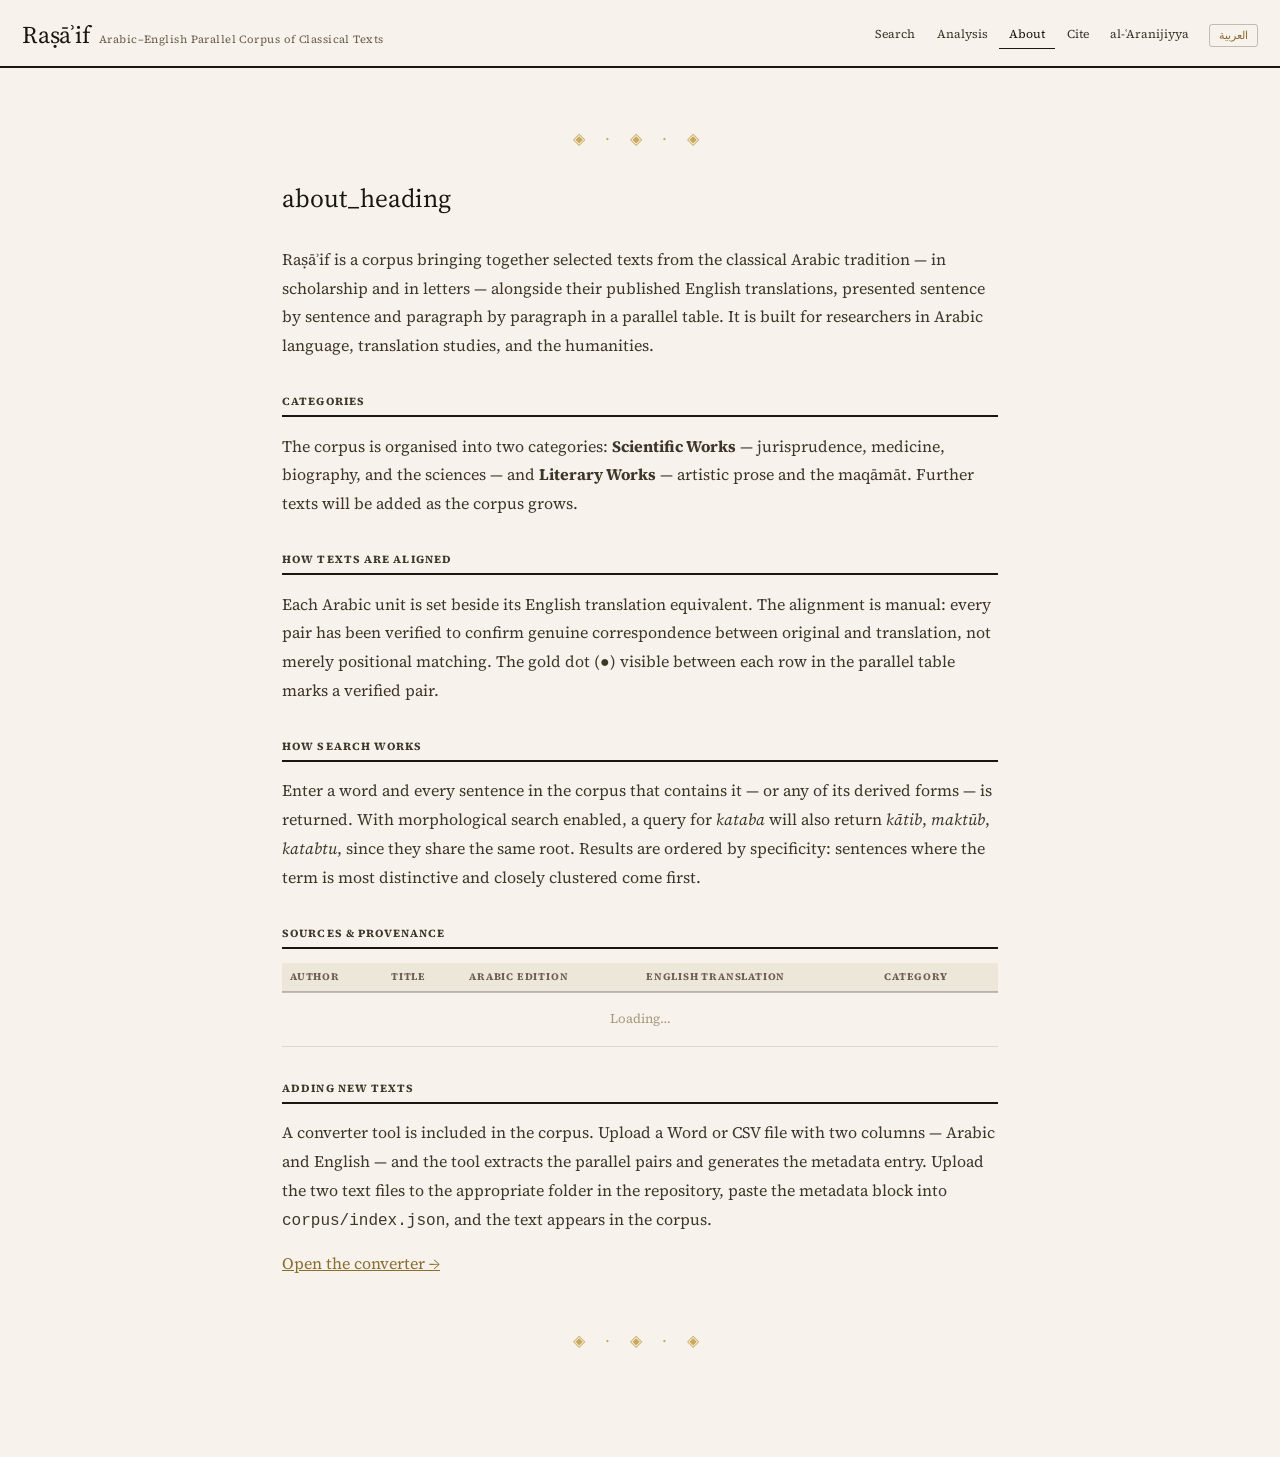
<file: about.html>
<!DOCTYPE html>
<html lang="en" dir="ltr">
<head>
<meta charset="UTF-8">
<meta name="viewport" content="width=device-width,initial-scale=1.0">
<title>Raṣāʾif — About</title>
<link rel="preconnect" href="https://fonts.googleapis.com">
<link rel="preconnect" href="https://fonts.gstatic.com" crossorigin>
<link href="https://fonts.googleapis.com/css2?family=Libre+Baskerville:ital,wght@0,400;0,700;1,400&family=Source+Serif+4:ital,opsz,wght@0,8..60,300;0,8..60,600;1,8..60,300&family=Scheherazade+New:wght@400;600&family=Amiri:ital,wght@0,400;0,700;1,400&display=swap" rel="stylesheet">
<link rel="stylesheet" href="css/main.css">
</head>
<body>
<header class="site-header">
  <div class="header-inner">
    <a class="site-brand" href="index.html"><span class="site-name" id="hd-name">Raṣāʾif</span><span class="site-tagline" id="hd-tag">Arabic–English Parallel Corpus</span></a>
    <nav class="site-nav">
      <a href="index.html"    class="nav-link"        id="nav-s">Search</a>
      <a href="analysis.html" class="nav-link"        id="nav-a">Analysis</a>
      <a href="about.html"    class="nav-link active" id="nav-b">About</a>
      <a href="cite.html"     class="nav-link"        id="nav-c">Cite</a>
      <a href="aranjiyya.html" class="nav-link"        id="nav-e">al-ʿAranijiyya</a>
      <button class="nav-lang-btn" id="lang-btn" onclick="toggleLang()">العربية</button>
    </nav>
  </div>
</header>

<div class="page-wrap-prose">
  <div class="ornament">◈ · ◈ · ◈</div>
  <h1 id="about-h1">About the Corpus</h1>
  <div id="about-en">
    <p>Raṣāʾif is a corpus bringing together selected texts from the classical Arabic tradition — in scholarship and in letters — alongside their published English translations, presented sentence by sentence and paragraph by paragraph in a parallel table. It is built for researchers in Arabic language, translation studies, and the humanities.</p>
    <h2>Categories</h2>
    <p>The corpus is organised into two categories: <strong>Scientific Works</strong> — jurisprudence, medicine, biography, and the sciences — and <strong>Literary Works</strong> — artistic prose and the maqāmāt. Further texts will be added as the corpus grows.</p>
    <h2>How texts are aligned</h2>
    <p>Each Arabic unit is set beside its English translation equivalent. The alignment is manual: every pair has been verified to confirm genuine correspondence between original and translation, not merely positional matching. The gold dot (●) visible between each row in the parallel table marks a verified pair.</p>
    <h2>How search works</h2>
    <p>Enter a word and every sentence in the corpus that contains it — or any of its derived forms — is returned. With morphological search enabled, a query for <em>kataba</em> will also return <em>kātib</em>, <em>maktūb</em>, <em>katabtu</em>, since they share the same root. Results are ordered by specificity: sentences where the term is most distinctive and closely clustered come first.</p>
    <h2>Sources & provenance</h2>
    <table class="prov-table" id="prov-table">
      <thead><tr>
        <th id="ph-auth">Author</th><th id="ph-title">Title</th>
        <th id="ph-ar">Arabic edition</th><th id="ph-en">English translation</th>
        <th id="ph-cat">Category</th>
      </tr></thead>
      <tbody id="prov-body"><tr><td colspan="5" style="text-align:center;color:var(--ink-faint);padding:1rem">Loading…</td></tr></tbody>
    </table>
    <h2>Adding new texts</h2>
    <p>A converter tool is included in the corpus. Upload a Word or CSV file with two columns — Arabic and English — and the tool extracts the parallel pairs and generates the metadata entry. Upload the two text files to the appropriate folder in the repository, paste the metadata block into <code>corpus/index.json</code>, and the text appears in the corpus.</p>
    <p><a href="converter.html" style="color:var(--gold)">Open the converter →</a></p>
  </div>

  <div id="about-ar" style="display:none">
    <p>الرصائفُ خزانةٌ جمعنا فيها طائفةً من عيون كتب العرب في العلوم والآداب، وقابلناها بترجماتها الإنجليزيّة المطبوعة المتداولة، ليجد الباحثُ والقارئُ في مكانٍ واحد النصَّ العربيَّ الأصيلَ وما قابله من كلام الإنجليز عنه، مقابلةً جملةً بجملة وفقرةً بفقرة. والغرضُ من هذه الخزانة أن يتناولها دارسُ اللسان والمترجمُ والباحثُ في فنون العربيّة، فيُفتِّش في ألفاظها ويستقري أساليبها ويتأمَّل كيف نقل الإنجليزُ كلامَ العرب.</p>
    <h2>أبوابُ الخزانة</h2>
    <p>تنقسم الخزانةُ إلى صنفين: <strong>رصائفُ كتب العلم</strong>، وتضمُّ ما اخترناه من كتب الفقه والطبّ والتراجم وسائر العلوم. و<strong>رصائفُ كتب الأدب</strong>، وتضمُّ ما اخترناه من كتب النثر الفنّي والمقامات وأشباهها. وفي كلّ صنفٍ نصوصٌ قائمة، ونأمل أن تتَّسع الخزانةُ بما يُضيفه أصحابُها من نصوصٍ جديدة.</p>
    <h2>وجهُ المقابلة في الخزانة</h2>
    <p>قُوبلت النصوصُ جملةً بجملة: فكلُّ سطرٍ عربيٌّ في جدول الرصائف يُحاذيه ما يقابله من الترجمة الإنجليزيّة. وقد تحقَّقنا أن يكون كلٌّ منهما ترجمةً حقيقيّةً للآخر، لا مجرَّدَ تقابلٍ عدديّ. والنقطةُ الذهبيّة (●) التي تراها بين كلّ سطرين دليلٌ على ذلك.</p>
    <h2>كيف يعمل التفتيش</h2>
    <p>من أراد أن يتفتَّش عن لفظٍ في الخزانة فليكتبه، فتُعرض له كلُّ جملةٍ في النصوص يرد فيها ذلك اللفظُ أو ما تصرَّف منه. فمن سأل عن «كتب» جاءته الجملُ التي فيها كاتبٌ أو مكتوبٌ أو كتبتُ، لأنها كلَّها من معدنٍ واحد. ومن أراد العبارةَ بعينها كما هي فذلك إليه. وتأتي النتائجُ مرتَّبةً على قدر خصوصيَّة اللفظ: فما كان فيه اللفظُ أظهرَ وأخصَّ قُدِّم، وما كان عارضاً أُخِّر.</p>
    <h2>أصولُ النصوص وطبعاتها</h2>
    <table class="prov-table" id="prov-table-ar">
      <thead><tr>
        <th>المؤلِّف</th><th>عنوانُ الكتاب</th>
        <th>الطبعةُ العربيّة</th><th>الترجمةُ الإنجليزيّة</th>
        <th>البابُ والفصل</th>
      </tr></thead>
      <tbody id="prov-body-ar"><tr><td colspan="5" style="text-align:center;color:var(--ink-faint);padding:1rem">جارٍ التحميل…</td></tr></tbody>
    </table>
    <h2>إضافةُ نصوصٍ جديدة</h2>
    <p>أعددنا في الخزانة أداةً تُيسِّر على صاحب النصّ إضافتَه: يُلقي ملفَّه — سواءٌ أكان جدولَ Word أم من صنف CSV — في تلك الأداة، فتستخرج منه النصَّ العربيَّ والإنجليزيَّ وتُهيِّئهما للرفع إلى الخزانة. ثم يُسجَّل خبرُ النصّ في قائمة الخزانة، ويُرفع الجميعُ إلى موضعه.</p>
    <p><a href="converter.html" style="color:var(--gold)">أداةُ التحويل ←</a></p>
  </div>

  <div class="ornament" style="margin-top:3rem">◈ · ◈ · ◈</div>
</div>

<script src="js/i18n.js"></script>
<script src="js/engine.js"></script>
<script>
function toggleLang(){ setLang(LANG==='en'?'ar':'en'); applyI18n(); populateProv(); }

function applyI18n(){
  document.getElementById('hd-name').textContent=t('site_name');
  document.getElementById('hd-tag').textContent=t('site_subtitle');
  document.getElementById('nav-s').textContent=t('nav_search');
  document.getElementById('nav-a').textContent=t('nav_analysis');
  document.getElementById('nav-b').textContent=t('nav_about');
  document.getElementById('nav-c').textContent=t('nav_cite');
  document.getElementById('lang-btn').textContent=t('toggle_lang');
  document.getElementById('about-h1').textContent=t('about_heading');
  document.getElementById('about-en').style.display=LANG==='en'?'block':'none';
  document.getElementById('about-ar').style.display=LANG==='ar'?'block':'none';
}

async function populateProv(){
  const cat=await RasaifEngine.loadCatalogue();
  const texts=RasaifEngine.allTexts(cat);
  const catMap={};
  for(const category of cat.categories)
    for(const sub of(category.subcategories||[]))
      for(const txt of(sub.texts||[]))
        catMap[txt.id]={catEn:category.en,catAr:category.ar,subEn:sub.en||'',subAr:sub.ar||''};

  const rowsEn=texts.map(txt=>{
    const c=catMap[txt.id]||{};
    return `<tr>
      <td>${RasaifEngine.esc(txt.author_en)}<br><small style="color:var(--ink-faint)">${RasaifEngine.esc(txt.author_ar)}</small></td>
      <td class="ar-cell">${RasaifEngine.esc(txt.title_ar)}</td>
      <td style="font-size:12px;color:var(--ink-mid)">${RasaifEngine.esc(txt.source_ar||'—')}</td>
      <td style="font-size:12px;color:var(--ink-mid)">${RasaifEngine.esc(txt.source_en||'—')}</td>
      <td style="font-size:11px;color:var(--ink-faint)">${RasaifEngine.esc(c.subEn||c.catEn||'—')}</td>
    </tr>`;
  });
  const pb=document.getElementById('prov-body');
  if(pb) pb.innerHTML=rowsEn.join('');

  const rowsAr=texts.map(txt=>{
    const c=catMap[txt.id]||{};
    return `<tr>
      <td class="ar-cell">${RasaifEngine.esc(txt.author_ar)}</td>
      <td class="ar-cell">${RasaifEngine.esc(txt.title_ar)}</td>
      <td style="font-size:12px;color:var(--ink-mid)">${RasaifEngine.esc(txt.source_ar||'—')}</td>
      <td style="font-size:12px;color:var(--ink-mid)">${RasaifEngine.esc(txt.source_en||'—')}</td>
      <td class="ar-cell" style="font-size:13px;color:var(--ink-faint)">${RasaifEngine.esc(c.subAr||c.catAr||'—')}</td>
    </tr>`;
  });
  const pba=document.getElementById('prov-body-ar');
  if(pba) pba.innerHTML=rowsAr.join('');
}

setLang(LANG); applyI18n(); populateProv();
</script>
</body>
</html>
</file>
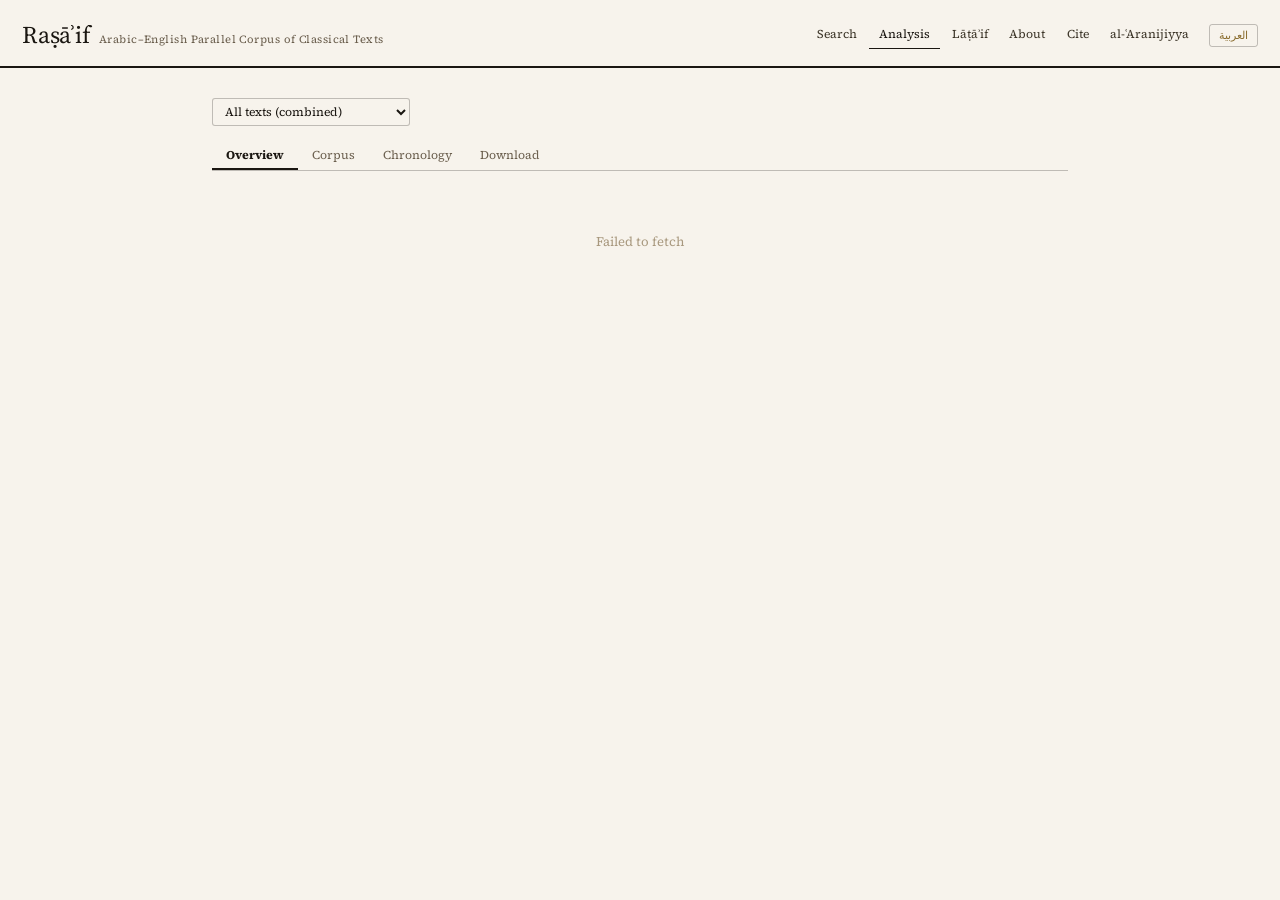
<file: analysis.html>
<!DOCTYPE html>
<html lang="en" dir="ltr">
<head>
<meta charset="UTF-8">
<meta name="viewport" content="width=device-width,initial-scale=1.0">
<title>Raṣāʾif — Analysis</title>
<link rel="preconnect" href="https://fonts.googleapis.com">
<link rel="preconnect" href="https://fonts.gstatic.com" crossorigin>
<link href="https://fonts.googleapis.com/css2?family=Libre+Baskerville:ital,wght@0,400;0,700;1,400&family=Source+Serif+4:ital,opsz,wght@0,8..60,300;0,8..60,600;1,8..60,300&family=Scheherazade+New:wght@400;600&family=Amiri:ital,wght@0,400;0,700;1,400&display=swap" rel="stylesheet">
<link rel="stylesheet" href="css/main.css">
<style>
.an-wrap { max-width: 900px; margin: 0 auto; padding: 28px 22px 80px; }
.an-title { font-size: 1.1rem; font-weight: normal; color: var(--ink); margin-bottom: 1.5rem; border-bottom: 2px solid var(--ink); padding-bottom: 6px; }
body.rtl .an-title { font-family: var(--arabic); font-size: 1.3rem; }

/* Tabs */
.tab-bar { display: flex; border-bottom: 1px solid var(--rule-strong); margin-bottom: 20px; flex-wrap: wrap; }
.tab { font-family: var(--serif); font-size: 12px; padding: 5px 14px; border: none;
  border-bottom: 2px solid transparent; background: none; cursor: pointer; color: var(--ink-soft); white-space: nowrap; }
body.rtl .tab { font-family: var(--arabic); font-size: 14px; }
.tab.active { color: var(--ink); border-bottom-color: var(--ink); font-weight: bold; }
.tab:hover:not(.active) { color: var(--ink-mid); }
.tab-panel { display: none; }
.tab-panel.active { display: block; }

/* Stats grid */
.stats-grid { display: grid; grid-template-columns: repeat(auto-fill, minmax(160px,1fr)); gap: 10px; margin-bottom: 1.5rem; }
.stat-box { border: 1px solid var(--rule-strong); padding: 12px 14px; background: var(--paper-2); border-radius: var(--r); }
.stat-val { font-size: 1.6rem; font-weight: normal; color: var(--ink); line-height: 1; margin-bottom: 4px; }
.stat-lbl { font-size: 10px; letter-spacing: .06em; text-transform: uppercase; color: var(--ink-soft); }
body.rtl .stat-lbl { font-family: var(--arabic); text-transform: none; font-size: 12px; letter-spacing: 0; }
.stat-sub { font-size: 9px; color: var(--ink-faint); margin-top: 2px; }

/* Tables */
.an-table { width: 100%; border-collapse: collapse; font-size: 13px; margin: .75rem 0 1.5rem; }
.an-table thead th { text-align: left; font-size: 10px; font-weight: bold; letter-spacing: .07em;
  text-transform: uppercase; color: var(--ink-soft); background: var(--paper-2);
  border-bottom: 2px solid var(--rule-strong); padding: 6px 9px; }
body.rtl .an-table thead th { font-family: var(--arabic); text-transform: none; letter-spacing: 0; font-size: 12px; text-align: right; }
.an-table tbody tr { border-bottom: 1px solid var(--rule); }
.an-table tbody tr:hover { background: var(--paper-3); }
.an-table td { padding: 5px 9px; vertical-align: middle; }
.td-r { text-align: right; font-family: var(--mono); font-size: 11px; color: var(--ink-soft); }
.td-ar-w { font-family: var(--arabic); font-size: 15px; direction: rtl; text-align: right; }
.bar-cell { width: 100px; padding: 5px 9px; }
.bar { height: 6px; background: var(--ink-mid); display: inline-block; min-width: 2px; border-radius: 1px; }

/* Book filter */
.book-sel { padding: 4px 8px; font-family: var(--serif); font-size: 12px;
  border: 1px solid var(--rule-strong); background: var(--paper); color: var(--ink);
  border-radius: var(--r); cursor: pointer; outline: none; margin-bottom: 1rem; }
body.rtl .book-sel { font-family: var(--arabic); font-size: 14px; }

/* Note */
.an-note { font-size: 11px; color: var(--ink-faint); font-style: italic; margin-bottom: 10px; line-height: 1.6; }
body.rtl .an-note { font-family: var(--arabic); font-size: 13px; font-style: normal; }

/* Section heading */
.an-sec { font-size: 10px; font-weight: bold; letter-spacing: .1em; text-transform: uppercase;
  color: var(--ink-mid); border-bottom: 1px solid var(--rule); padding-bottom: 4px; margin: 1.5rem 0 .75rem; }
body.rtl .an-sec { font-family: var(--arabic); text-transform: none; letter-spacing: 0; font-size: 13px; }

.spinner-wrap { text-align:center; padding: 40px; color: var(--ink-faint); font-size: 13px; }
</style>
</head>
<body>

<header class="site-header">
  <div class="header-inner">
    <a class="site-brand" href="index.html">
      <span class="site-name" id="hd-name">Raṣāʾif</span>
      <span class="site-tagline" id="hd-tag">Arabic–English Parallel Corpus</span>
    </a>
    <nav class="site-nav">
      <a href="index.html"     class="nav-link"        id="nav-s">Search</a>
      <a href="analysis.html"  class="nav-link active" id="nav-a">Analysis</a>
      <a href="lataif.html"    class="nav-link"        id="nav-l">Lāṭāʾif</a>
      <a href="about.html"     class="nav-link"        id="nav-b">About</a>
      <a href="cite.html"      class="nav-link"        id="nav-c">Cite</a>
      <a href="aranjiyya.html" class="nav-link"        id="nav-e">al-ʿAranijiyya</a>
      <button class="nav-lang-btn" id="lang-btn" onclick="toggleLang()">العربية</button>
    </nav>
  </div>
</header>

<div class="an-wrap">

  <!-- Book selector -->
  <select class="book-sel" id="book-sel" onchange="loadAnalysis()">
    <option value="all">All texts (combined)</option>
  </select>

  <!-- Tabs -->
  <div class="tab-bar">
    <button class="tab active" onclick="showTab('overview')"  id="tab-overview">Overview</button>
    <button class="tab"        onclick="showTab('corpus')"    id="tab-corpus">Corpus</button>
    <button class="tab"        onclick="showTab('chrono')"    id="tab-chrono">Chronology</button>
    <button class="tab"        onclick="showTab('download')"  id="tab-download">Download</button>
  </div>

  <div id="an-content">
    <div class="spinner-wrap"><span class="spinner"></span> Loading…</div>
  </div>

</div>

<script src="js/i18n.js"></script>
<script src="js/engine.js"></script>
<script>
const WORKER = 'https://rasaif-search.ahmed-hs-alghamdi.workers.dev';
let currentTab = 'overview';
let corpusStats = null; // cached

function toggleLang() { setLang(LANG==='en'?'ar':'en'); applyI18n(); }

function applyI18n() {
  const ar = LANG==='ar';
  document.getElementById('hd-name').textContent  = t('site_name');
  document.getElementById('hd-tag').textContent   = t('site_subtitle');
  document.getElementById('nav-s').textContent    = t('nav_search');
  document.getElementById('nav-a').textContent    = t('nav_analysis');
  document.getElementById('nav-b').textContent    = t('nav_about');
  document.getElementById('nav-c').textContent    = t('nav_cite');
  document.getElementById('nav-e').textContent    = t('nav_aranjiyya');
  document.getElementById('lang-btn').textContent = t('toggle_lang');

  // Tab labels
  document.getElementById('tab-overview').textContent  = ar ? 'نظرة عامة'   : 'Overview';
  document.getElementById('tab-corpus').textContent    = ar ? 'الكتب'        : 'Corpus';
  document.getElementById('tab-chrono').textContent    = ar ? 'التسلسل الزمني' : 'Chronology';
  document.getElementById('tab-download').textContent  = ar ? 'التنزيل'      : 'Download';

  loadAnalysis();
}

function showTab(tab) {
  currentTab = tab;
  document.querySelectorAll('.tab').forEach(b => b.classList.remove('active'));
  document.getElementById('tab-' + tab).classList.add('active');
  loadAnalysis();
}

/* ── Fetch corpus stats from Typesense ── */
async function fetchCorpusStats(filterBook) {
  const url = new URL(WORKER);
  url.searchParams.set('q', '*');
  url.searchParams.set('per_page', '0');
  url.searchParams.set('facet_by', 'source');
  if (filterBook && filterBook !== 'all') {
    url.searchParams.set('filter_by', `source:[\`${filterBook}\`]`);
  }
  const r = await fetch(url.toString());
  return r.json();
}

/* ── Book metadata hardcoded for analysis ── */
const BOOKS_META = [
  { key: 'Risala - Al-Shafii',                       title_en: 'The Epistle',               title_ar: 'الرسالة',              author_en: 'Al-Shāfiʿī',         death_ah: 204,  genre_en: 'Legal theory',       genre_ar: 'أصول الفقه' },
  { key: 'Al-Asnam - Ibn al-Kalbi',                  title_en: 'The Book of Idols',          title_ar: 'كتاب الأصنام',         author_en: 'Ibn al-Kalbī',       death_ah: 204,  genre_en: 'History',            genre_ar: 'تاريخ' },
  { key: 'Al-Amwal - Ibn Sallam',                    title_en: 'The Book of Revenue',        title_ar: 'كتاب الأموال',         author_en: 'Ibn Sallām',         death_ah: 224,  genre_en: 'Finance & law',      genre_ar: 'الفقه المالي' },
  { key: 'Al-Bukhala - Al-Jahiz',                    title_en: 'The Book of Misers',         title_ar: 'البخلاء',              author_en: 'Al-Jāḥiẓ',          death_ah: 255,  genre_en: 'Adab',               genre_ar: 'أدب' },
  { key: 'The Excellence of the Arabs - Ibn Qutaybah', title_en: 'The Excellence of the Arabs', title_ar: 'فضل العرب',         author_en: 'Ibn Qutayba',        death_ah: 276,  genre_en: 'Philology',          genre_ar: 'فقه اللغة' },
  { key: 'Al-Iqd al-Farid - Ibn Abd Rabbih',         title_en: 'The Unique Necklace',        title_ar: 'العقد الفريد',         author_en: 'Ibn ʿAbd Rabbih',    death_ah: 328,  genre_en: 'Adab anthology',     genre_ar: 'أدب وموسوعة' },
  { key: 'Akhbar Abi Tammam - Al-Suli',              title_en: 'Life of Abū Tammām',         title_ar: 'أخبار أبي تمام',       author_en: 'Al-Ṣūlī',           death_ah: 335,  genre_en: 'Biography',          genre_ar: 'تراجم' },
  { key: 'Adab al-Ghuraba - Al-Isfahani',            title_en: 'The Manners of Strangers',   title_ar: 'أدب الغرباء',          author_en: 'Al-Iṣfahānī',        death_ah: 356,  genre_en: 'Adab',               genre_ar: 'أدب' },
  { key: 'Nishwar al-Muhadara - al-Tanukhi',         title_en: 'Table-Talk of a Judge',      title_ar: 'نشوار المحاضرة',       author_en: 'Al-Tanūkhī',         death_ah: 384,  genre_en: 'Anecdotes',          genre_ar: 'أخبار وطرائف' },
  { key: 'Tasrif - Al-Zahrawi',                      title_en: 'Method of Medicine',         title_ar: 'التصريف',              author_en: 'Al-Zahrāwī',         death_ah: 404,  genre_en: 'Medicine',           genre_ar: 'طب' },
  { key: 'Nahj al-Balagha - ash-Sharif ar-Radi',     title_en: 'Peak of Eloquence',          title_ar: 'نهج البلاغة',          author_en: 'Comp. al-Sharīf al-Raḍī', death_ah: 406, genre_en: 'Rhetoric',      genre_ar: 'بلاغة' },
  { key: 'Canon - Ibn Sina',                         title_en: 'The Canon of Medicine',      title_ar: 'القانون في الطب',      author_en: 'Ibn Sīnā',           death_ah: 428,  genre_en: 'Medicine',           genre_ar: 'طب' },
  { key: 'Al-Farq bayn al-Firaq - Al-Baghdadi',      title_en: 'Muslim Schisms and Sects',   title_ar: 'الفرق بين الفرق',      author_en: 'Al-Baghdādī',        death_ah: 429,  genre_en: 'Theology',           genre_ar: 'علم الكلام' },
  { key: 'Optics - Ibn al-Haytham',                  title_en: 'Book of Optics',             title_ar: 'كتاب المناظر',         author_en: 'Ibn al-Haytham',     death_ah: 430,  genre_en: 'Science',            genre_ar: 'علوم' },
  { key: 'Al-Akhlaq wa al-Siyar - Ibn Hazm',         title_en: 'Morals and Behaviour',       title_ar: 'الأخلاق والسير',       author_en: 'Ibn Ḥazm',           death_ah: 456,  genre_en: 'Ethics',             genre_ar: 'أخلاق' },
  { key: 'Tawq al-Hamama - Ibn Hazm',                title_en: 'The Ring of the Dove',       title_ar: 'طوق الحمامة',          author_en: 'Ibn Ḥazm',           death_ah: 456,  genre_en: 'Belles-lettres',     genre_ar: 'أدب' },
  { key: 'Hayy ibn Yaqzan - Ibn Tufayl',             title_en: 'Ḥayy ibn Yaqẓān',           title_ar: 'حي بن يقظان',          author_en: 'Ibn Ṭufayl',         death_ah: 581,  genre_en: 'Philosophical tale', genre_ar: 'فلسفة' },
  { key: 'Al-Itibar - Ibn Munqidh',                  title_en: 'The Book of Contemplation',  title_ar: 'كتاب الاعتبار',        author_en: 'Usāma ibn Munqidh', death_ah: 584,  genre_en: 'Memoir',             genre_ar: 'مذكرات' },
  { key: 'Al-Nawadir al-Sultaniyya - Ibn Shaddad',   title_en: 'Rare History of Saladin',    title_ar: 'النوادر السلطانية',    author_en: 'Ibn Shaddād',        death_ah: 632,  genre_en: 'Biography',          genre_ar: 'تراجم' },
  { key: 'Wafayat al-Ayan - Ibn Khallikan',          title_en: 'Deaths of Eminent Men',      title_ar: 'وفيات الأعيان',        author_en: 'Ibn Khallikān',      death_ah: 681,  genre_en: 'Biography',          genre_ar: 'تراجم' },
  { key: 'Tafrij al-Kurub - Ibn Abi al-Rabi',        title_en: 'A Muslim Manual of War',     title_ar: 'تفريج الكروب',         author_en: 'Ibn Abī al-Rabīʿ',  death_ah: 688,  genre_en: 'Military science',   genre_ar: 'فن الحرب' },
  { key: 'Al-Futuwwa - Al-Sulami',                   title_en: 'Book of Sufi Chivalry',      title_ar: 'كتاب الفتوة',          author_en: 'Al-Sulamī',          death_ah: 412,  genre_en: 'Sufism',             genre_ar: 'تصوف' },
  { key: 'Rihla - Ibn Battuta',                      title_en: 'The Travels',                title_ar: 'رحلة ابن بطوطة',       author_en: 'Ibn Baṭṭūṭa',       death_ah: 779,  genre_en: 'Travel',             genre_ar: 'رحلة' },
  { key: 'Muqaddima - Ibn Khaldun',                  title_en: 'The Muqaddimah',             title_ar: 'المقدمة',              author_en: 'Ibn Khaldūn',        death_ah: 808,  genre_en: 'Philosophy of history', genre_ar: 'فلسفة التاريخ' },
  { key: 'Futuh ash-Sham - Pseudo-Waqidi',           title_en: 'The Conquests of Syria',     title_ar: 'فتوح الشام',           author_en: 'Pseudo-Wāqidī',      death_ah: 9999, genre_en: 'History',            genre_ar: 'تاريخ' },
];

const GENRE_COLORS = {
  'Adab': '#8a6d2f', 'Medicine': '#2e7d32', 'History': '#1565c0',
  'Biography': '#6a1b9a', 'Science': '#00695c', 'Sufism': '#ad1457',
  'Legal theory': '#bf360c', 'Finance & law': '#bf360c', 'Theology': '#37474f',
  'Philosophy of history': '#4527a0', 'Travel': '#00838f', 'Military science': '#558b2f',
  'Rhetoric': '#f57f17', 'Ethics': '#4e342e', 'Philology': '#1b5e20',
  'Belles-lettres': '#8a6d2f', 'Memoir': '#0d47a1', 'Philosophical tale': '#4527a0',
  'Adab anthology': '#8a6d2f', 'Anecdotes': '#e65100',
};

/* ── Populate book selector ── */
async function init() {
  setLang(LANG); applyI18n();
  const sel = document.getElementById('book-sel');
  const ar = LANG === 'ar';
  BOOKS_META.forEach(b => {
    const opt = document.createElement('option');
    opt.value = b.key;
    opt.textContent = ar ? b.title_ar : b.title_en;
    sel.appendChild(opt);
  });
  await loadAnalysis();
}

async function loadAnalysis() {
  const book = document.getElementById('book-sel').value;
  const ar = LANG === 'ar';
  const el = document.getElementById('an-content');
  el.innerHTML = `<div class="spinner-wrap"><span class="spinner"></span> ${ar?'ريثما تُجلى…':'Loading…'}</div>`;

  let data;
  try {
    data = await fetchCorpusStats(book);
  } catch(e) {
    el.innerHTML = `<div class="spinner-wrap">${e.message}</div>`;
    return;
  }

  const total  = data.found || 0;
  const facets = (data.facet_counts?.[0]?.counts || [])
    .sort((a,b) => {
      const ma = BOOKS_META.find(x=>x.key===a.value);
      const mb = BOOKS_META.find(x=>x.key===b.value);
      return (ma?.death_ah||9999) - (mb?.death_ah||9999);
    });

  switch (currentTab) {
    case 'overview':  el.innerHTML = renderOverview(total, facets, book, ar); break;
    case 'corpus':    el.innerHTML = renderCorpus(facets, ar); break;
    case 'chrono':    el.innerHTML = renderChrono(facets, ar); break;
    case 'download':  el.innerHTML = renderDownload(ar); break;
  }
}

/* ── Overview tab ── */
function renderOverview(total, facets, book, ar) {
  const bookMeta = book !== 'all' ? BOOKS_META.find(b=>b.key===book) : null;
  const title = bookMeta ? (ar ? bookMeta.title_ar : bookMeta.title_en) : (ar ? 'جميع الكتب' : 'All texts');
  const genres = [...new Set(BOOKS_META.map(b=>b.genre_en))];
  const genreCounts = {};
  facets.forEach(f => {
    const m = BOOKS_META.find(b=>b.key===f.value);
    if (m) genreCounts[m.genre_en] = (genreCounts[m.genre_en]||0) + f.count;
  });

  let h = `<h2 class="an-title">${esc(title)}</h2>`;

  // Key stats
  h += `<div class="stats-grid">
    <div class="stat-box">
      <div class="stat-val">${total.toLocaleString()}</div>
      <div class="stat-lbl">${ar?'أزواجُ الجمل':'Sentence Pairs'}</div>
    </div>
    <div class="stat-box">
      <div class="stat-val">${book==='all' ? facets.length : 1}</div>
      <div class="stat-lbl">${ar?'الكُتُب':'Texts'}</div>
    </div>
    <div class="stat-box">
      <div class="stat-val">2nd–8th</div>
      <div class="stat-lbl">${ar?'قرون هجرية':'Centuries AH'}</div>
      <div class="stat-sub">${ar?'204–808 هـ':'204–808 AH'}</div>
    </div>
    <div class="stat-box">
      <div class="stat-val">${Object.keys(genreCounts).length}</div>
      <div class="stat-lbl">${ar?'أبوابُ المعرفة':'Disciplines'}</div>
    </div>
  </div>`;

  // Genre breakdown
  if (book === 'all') {
    h += `<div class="an-sec">${ar?'توزيعُ الكتب على أبواب المعرفة':'Distribution by Discipline'}</div>`;
    h += `<table class="an-table"><thead><tr>
      <th>${ar?'الباب':'Discipline'}</th>
      <th class="td-r">${ar?'أزواجُ الجمل':'Pairs'}</th>
      <th class="td-r">%</th>
      <th class="bar-cell"></th>
    </tr></thead><tbody>`;
    const sorted = Object.entries(genreCounts).sort((a,b)=>b[1]-a[1]);
    const maxG = sorted[0]?.[1] || 1;
    sorted.forEach(([genre, count]) => {
      const pct = ((count/total)*100).toFixed(1);
      const bw = Math.round((count/maxG)*90);
      const arGenre = BOOKS_META.find(b=>b.genre_en===genre)?.genre_ar || genre;
      h += `<tr>
        <td>${ar ? arGenre : genre}</td>
        <td class="td-r">${count.toLocaleString()}</td>
        <td class="td-r">${pct}%</td>
        <td class="bar-cell"><span class="bar" style="width:${bw}px;background:${GENRE_COLORS[genre]||'var(--ink-mid)'}"></span></td>
      </tr>`;
    });
    h += `</tbody></table>`;
  }

  // About this text (if single book selected)
  if (bookMeta) {
    h += `<div class="an-sec">${ar?'خبرُ هذا الكتاب':'About this text'}</div>`;
    h += `<table class="an-table"><tbody>
      <tr><td style="width:140px;color:var(--ink-faint);font-size:11px">${ar?'المؤلف':'Author'}</td>
          <td class="${ar?'td-ar-w':''}">${ar?(BOOKS_META.find(b=>b.key===bookMeta.key)?.author_en||''):bookMeta.author_en}</td></tr>
      <tr><td style="color:var(--ink-faint);font-size:11px">${ar?'الوفاة':'Death'}</td>
          <td>${bookMeta.death_ah < 9000 ? (ar?`${bookMeta.death_ah} هـ`:`${bookMeta.death_ah} AH`) : (ar?'مجهول':'Unknown')}</td></tr>
      <tr><td style="color:var(--ink-faint);font-size:11px">${ar?'الباب':'Genre'}</td>
          <td>${ar?bookMeta.genre_ar:bookMeta.genre_en}</td></tr>
      <tr><td style="color:var(--ink-faint);font-size:11px">${ar?'أزواجُ الجمل':'Pairs in corpus'}</td>
          <td>${total.toLocaleString()}</td></tr>
    </tbody></table>`;
  }

  return h;
}

/* ── Corpus tab — full book list ── */
function renderCorpus(facets, ar) {
  const countMap = {};
  facets.forEach(f => countMap[f.value] = f.count);
  const maxC = Math.max(...Object.values(countMap), 1);

  let h = `<div class="an-sec">${ar?'قائمةُ الكتب':'All texts in the corpus'}</div>`;
  h += `<table class="an-table"><thead><tr>
    <th>${ar?'الكتاب':'Title'}</th>
    <th>${ar?'المؤلف':'Author'}</th>
    <th>${ar?'الوفاة':'Death'}</th>
    <th>${ar?'الباب':'Genre'}</th>
    <th class="td-r">${ar?'الأزواج':'Pairs'}</th>
    <th class="bar-cell"></th>
  </tr></thead><tbody>`;

  BOOKS_META.filter(b=>b.death_ah<9000).forEach(b => {
    const count = countMap[b.key] || 0;
    const bw = Math.round((count/maxC)*80);
    h += `<tr>
      <td class="${ar?'td-ar-w':''}" style="font-size:${ar?'14px':'12px'}">${ar?b.title_ar:b.title_en}</td>
      <td style="font-size:11px;color:var(--ink-soft)">${b.author_en}</td>
      <td style="font-size:11px;color:var(--ink-faint)">${b.death_ah} AH</td>
      <td style="font-size:11px"><span style="color:${GENRE_COLORS[b.genre_en]||'var(--ink-soft)'}">${ar?b.genre_ar:b.genre_en}</span></td>
      <td class="td-r">${count.toLocaleString()}</td>
      <td class="bar-cell"><span class="bar" style="width:${bw}px"></span></td>
    </tr>`;
  });

  // Unknown date last
  BOOKS_META.filter(b=>b.death_ah>=9000).forEach(b => {
    const count = countMap[b.key] || 0;
    h += `<tr>
      <td class="${ar?'td-ar-w':''}" style="font-size:${ar?'14px':'12px'}">${ar?b.title_ar:b.title_en}</td>
      <td style="font-size:11px;color:var(--ink-soft)">${b.author_en}</td>
      <td style="font-size:11px;color:var(--ink-faint)">${ar?'مجهول':'Unknown'}</td>
      <td style="font-size:11px">${ar?b.genre_ar:b.genre_en}</td>
      <td class="td-r">${count.toLocaleString()}</td>
      <td class="bar-cell"><span class="bar" style="width:${Math.round((count/maxC)*80)}px"></span></td>
    </tr>`;
  });

  h += `</tbody></table>`;

  // Genre key
  h += `<div class="an-sec">${ar?'مفتاحُ الأبواب':'Genre key'}</div>`;
  h += `<div style="display:flex;flex-wrap:wrap;gap:8px;margin-bottom:1rem">`;
  Object.entries(GENRE_COLORS).forEach(([g,c]) => {
    const arG = BOOKS_META.find(b=>b.genre_en===g)?.genre_ar||g;
    h += `<span style="font-size:11px;display:flex;align-items:center;gap:4px">
      <span style="width:10px;height:10px;border-radius:2px;background:${c};display:inline-block"></span>
      ${ar?arG:g}
    </span>`;
  });
  h += `</div>`;
  return h;
}

/* ── Chronology tab ── */
function renderChrono(facets, ar) {
  const countMap = {};
  facets.forEach(f => countMap[f.value] = f.count);

  let h = `<div class="an-sec">${ar?'التسلسلُ الزمني للخزانة':'Timeline of the corpus'}</div>`;
  h += `<p class="an-note">${ar
    ? 'مرتَّبةٌ على سنة وفاة المؤلف بالتقويم الهجري. والرصائف تمتد من القرن الثاني إلى الثامن.'
    : 'Ordered by the author\'s year of death (AH). The corpus spans the 2nd–8th centuries of the Islamic calendar.'
  }</p>`;

  // Century grouping
  const centuries = {};
  BOOKS_META.filter(b=>b.death_ah<9000).forEach(b => {
    const cent = Math.ceil(b.death_ah/100);
    if (!centuries[cent]) centuries[cent] = [];
    centuries[cent].push(b);
  });

  Object.keys(centuries).sort((a,b)=>a-b).forEach(cent => {
    const label = ar ? `القرنُ ${toArabicOrdinal(parseInt(cent))} الهجري` : `${ordinal(parseInt(cent))} century AH`;
    const range = `${(cent-1)*100+1}–${cent*100} AH`;
    h += `<div style="margin-bottom:1.5rem">
      <div style="font-size:11px;font-weight:bold;color:var(--gold);margin-bottom:6px;letter-spacing:.04em">${label} <span style="color:var(--ink-faint);font-weight:normal">(${range})</span></div>`;

    centuries[cent].sort((a,b)=>a.death_ah-b.death_ah).forEach(b => {
      const count = countMap[b.key] || 0;
      const barW  = Math.min(Math.round((count/16000)*200), 200);
      h += `<div style="display:grid;grid-template-columns:180px 60px 1fr;gap:8px;align-items:center;padding:4px 0;border-bottom:1px solid var(--rule)">
        <div style="font-size:${ar?'14px':'11px'};${ar?'font-family:var(--arabic);direction:rtl':''}">
          ${ar?b.title_ar:b.title_en}
          <span style="font-size:10px;color:var(--ink-faint);display:block">${b.author_en}</span>
        </div>
        <div style="font-size:10px;color:var(--ink-faint);text-align:right">${b.death_ah} AH</div>
        <div style="display:flex;align-items:center;gap:6px">
          <span class="bar" style="width:${barW}px;background:${GENRE_COLORS[b.genre_en]||'var(--ink-mid)'}"></span>
          <span style="font-size:10px;color:var(--ink-faint)">${count.toLocaleString()}</span>
        </div>
      </div>`;
    });
    h += `</div>`;
  });

  return h;
}

/* ── Download tab ── */
function renderDownload(ar) {
  let h = `<div class="an-sec">${ar?'تنزيلُ الخزانة':'Download the corpus'}</div>`;
  h += `<p class="an-note">${ar
    ? 'يُتاح كلُّ كتاب على حدة بصيغة CSV. العمود الأول: المتتالي، الثاني: الإنجليزي، الثالث: العربي.'
    : 'Each text is available as a UTF-8 CSV file with three columns: sequence ID, English, Arabic.'
  }</p>`;

  h += `<table class="an-table"><thead><tr>
    <th>${ar?'الكتاب':'Title'}</th>
    <th>${ar?'المؤلف':'Author'}</th>
    <th class="td-r">${ar?'الأزواج':'Pairs'}</th>
  </tr></thead><tbody>`;

  // Note: in a real deployment these would be actual download links
  BOOKS_META.forEach(b => {
    const fname = b.key.replace(/ - /g,'_').replace(/[^a-zA-Z0-9_]/g,'_') + '.csv';
    h += `<tr>
      <td class="${ar?'td-ar-w':''}" style="font-size:${ar?'14px':'12px'}">
        <a href="#" style="color:var(--gold);text-decoration:none" title="Coming soon">${ar?b.title_ar:b.title_en}</a>
      </td>
      <td style="font-size:11px;color:var(--ink-soft)">${b.author_en}</td>
      <td class="td-r">—</td>
    </tr>`;
  });

  h += `</tbody></table>`;
  h += `<p class="an-note" style="margin-top:1rem">${ar
    ? 'لتنزيل الخزانة كاملةً أو الاستفسار عن الترخيص، تواصل مع صاحب الخزانة عبر صفحة الاستشهاد.'
    : 'For bulk download or licensing enquiries, contact the curator via the Cite page.'
  }</p>`;
  return h;
}

/* ── Helpers ── */
function esc(t) { return String(t||'').replace(/&/g,'&amp;').replace(/</g,'&lt;').replace(/>/g,'&gt;'); }
function ordinal(n) { return n+(n===1?'st':n===2?'nd':n===3?'rd':'th'); }
function toArabicOrdinal(n) {
  const ord = ['','الأول','الثاني','الثالث','الرابع','الخامس','السادس','السابع','الثامن','التاسع','العاشر'];
  return ord[n] || n;
}

init();
</script>
</body>
</html>
</file>
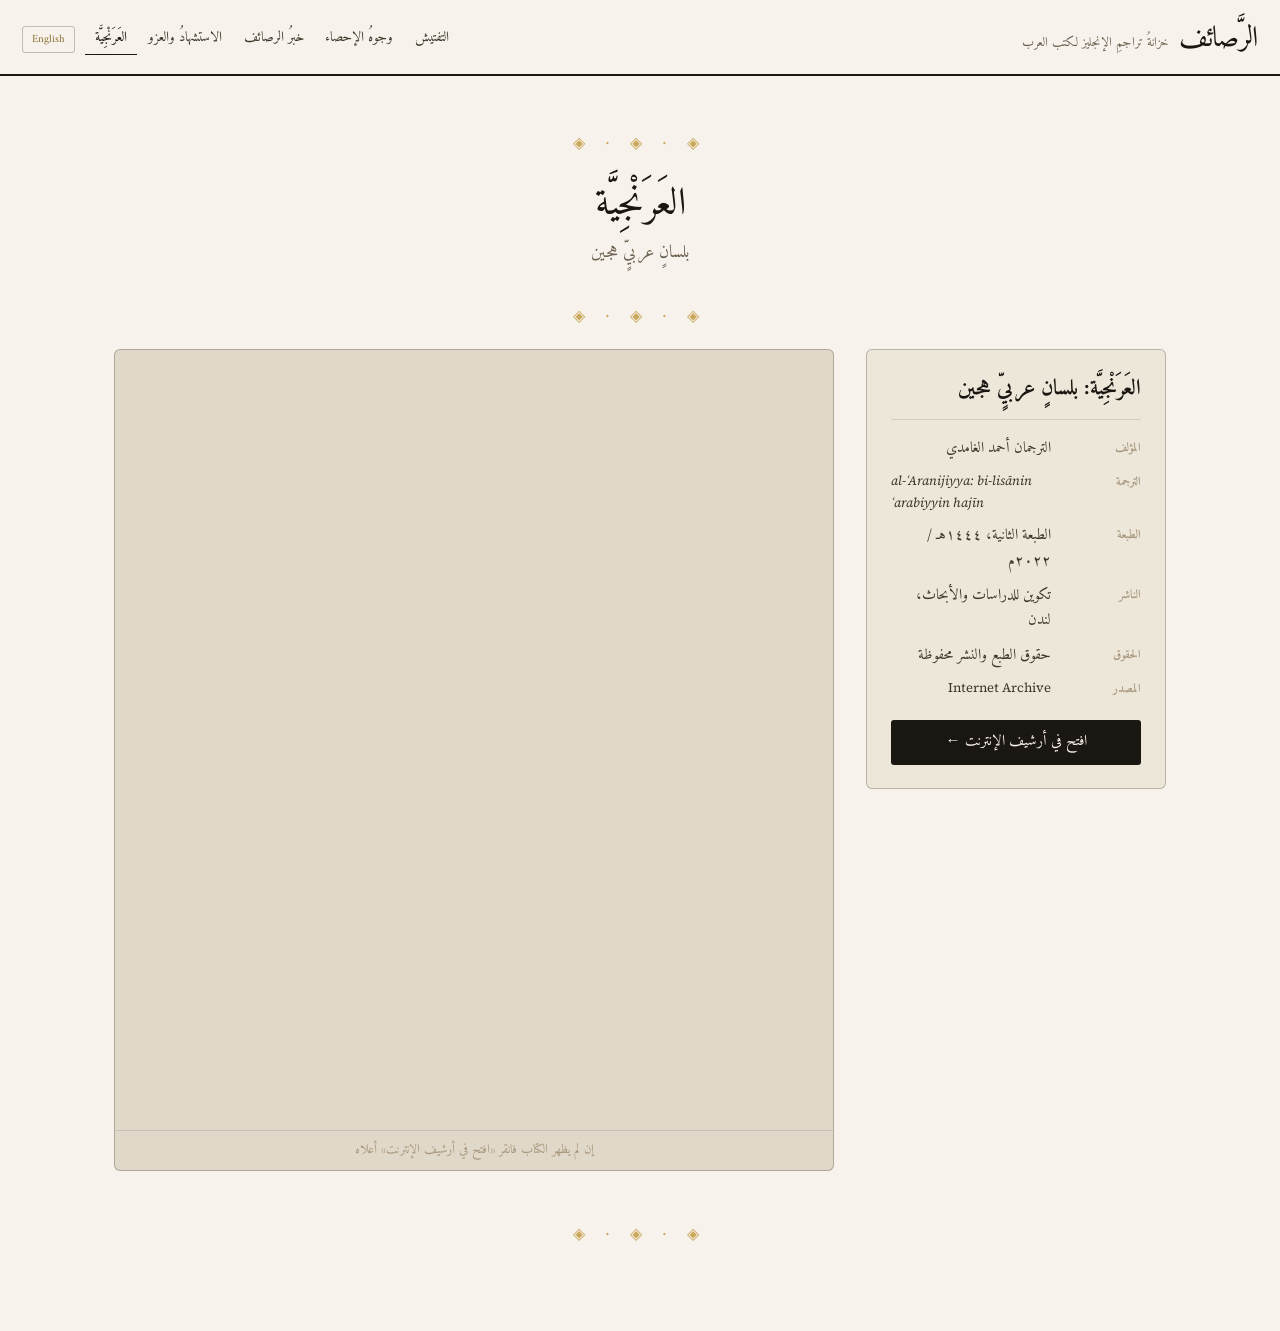
<file: aranjiyya.html>
<!DOCTYPE html>
<html lang="ar" dir="rtl">
<head>
<meta charset="UTF-8">
<meta name="viewport" content="width=device-width,initial-scale=1.0">
<title>الرَّصائف — العَرَنْجِيَّة</title>
<link rel="preconnect" href="https://fonts.googleapis.com">
<link rel="preconnect" href="https://fonts.gstatic.com" crossorigin>
<link href="https://fonts.googleapis.com/css2?family=Amiri:ital,wght@0,400;0,700;1,400&family=Libre+Baskerville:ital,wght@0,400;0,700;1,400&family=Source+Serif+4:ital,opsz,wght@0,8..60,300;0,8..60,600;1,8..60,300&display=swap" rel="stylesheet">
<link rel="stylesheet" href="css/main.css">
<style>
.aranjiyya-wrap{max-width:1100px;margin:0 auto;padding:2rem 1.5rem 4rem}
.aranjiyya-title{font-family:'Amiri',serif;font-size:2.4rem;font-weight:400;text-align:center;margin-bottom:.25rem;line-height:1.5}
.aranjiyya-subtitle{text-align:center;font-family:'Amiri',serif;font-size:1.1rem;color:var(--ink-soft);margin-bottom:2rem}
.ornament{text-align:center;color:var(--gold-light);letter-spacing:.5em;margin:1.25rem 0;font-size:1rem}
.two-col{display:grid;grid-template-columns:300px 1fr;gap:2rem;align-items:start}
@media(max-width:760px){.two-col{grid-template-columns:1fr}}
.book-card{background:var(--paper-2);border:1px solid var(--rule-strong);border-radius:var(--rm);padding:1.4rem 1.5rem;position:sticky;top:5rem}
.book-card-title{font-family:'Amiri',serif;font-size:1.35rem;font-weight:700;margin-bottom:1rem;line-height:1.6;border-bottom:1px solid var(--rule);padding-bottom:.75rem}
.book-row{display:flex;gap:.6rem;margin-bottom:.55rem;font-size:14px;align-items:flex-start}
.book-key{font-size:10px;font-weight:bold;letter-spacing:.06em;color:var(--ink-faint);width:80px;flex-shrink:0;padding-top:2px;font-family:'Amiri',serif;font-size:12px;letter-spacing:0}
.book-val{color:var(--ink-mid);font-family:'Amiri',serif;font-size:15px;line-height:1.7}
.book-val.ltr{direction:ltr;text-align:left;font-family:var(--serif);font-size:13px}
.archive-btn{display:block;margin-top:1.25rem;padding:.6rem 1rem;background:var(--ink);color:var(--paper);text-align:center;text-decoration:none;font-family:'Amiri',serif;font-size:15px;border-radius:var(--r);transition:background .15s}
.archive-btn:hover{background:var(--ink-mid)}
.reader-wrap{border:1px solid var(--rule-strong);border-radius:var(--rm);overflow:hidden;background:var(--paper-3)}
.reader-wrap iframe{display:block;width:100%;height:780px;border:none}
.reader-note{font-family:'Amiri',serif;font-size:13px;color:var(--ink-faint);text-align:center;padding:.5rem;border-top:1px solid var(--rule)}
</style>
</head>
<body class="rtl">

<header class="site-header">
  <div class="header-inner">
    <a class="site-brand" href="index.html">
      <span class="site-name"  id="hd-name">الرَّصائف</span>
      <span class="site-tagline" id="hd-tag">خزانةُ تراجمِ الإنجليز لكتب العرب</span>
    </a>
    <nav class="site-nav">
      <a href="index.html"       class="nav-link" id="nav-s">التفتيش</a>
      <a href="analysis.html"    class="nav-link" id="nav-a">وجوهُ الإحصاء</a>
      <a href="about.html"       class="nav-link" id="nav-b">خبرُ الرصائف</a>
      <a href="cite.html"        class="nav-link" id="nav-c">الاستشهادُ والعزو</a>
      <a href="aranjiyya.html"   class="nav-link active">العَرَنْجِيَّة</a>
      <button class="nav-lang-btn" id="lang-btn" onclick="toggleLang()">English</button>
    </nav>
  </div>
</header>

<div class="aranjiyya-wrap">
  <div class="ornament">◈ · ◈ · ◈</div>
  <h1 class="aranjiyya-title">العَرَنْجِيَّة</h1>
  <p class="aranjiyya-subtitle">بلسانٍ عربيٍّ هجين</p>
  <div class="ornament">◈ · ◈ · ◈</div>

  <div class="two-col">

    <!-- Book card -->
    <aside>
      <div class="book-card">
        <div class="book-card-title">العَرَنْجِيَّة: بلسانٍ عربيٍّ هجين</div>
        <div class="book-row"><span class="book-key">المؤلف</span><span class="book-val">الترجمان أحمد الغامدي</span></div>
        <div class="book-row"><span class="book-key">الترجمة</span><span class="book-val ltr"><em>al-ʿAranijiyya: bi-lisānin ʿarabiyyin hajīn</em></span></div>
        <div class="book-row"><span class="book-key">الطبعة</span><span class="book-val">الطبعة الثانية، ١٤٤٤هـ / ٢٠٢٢م</span></div>
        <div class="book-row"><span class="book-key">الناشر</span><span class="book-val">تكوين للدراسات والأبحاث، لندن</span></div>
        <div class="book-row"><span class="book-key">الحقوق</span><span class="book-val">حقوق الطبع والنشر محفوظة</span></div>
        <div class="book-row"><span class="book-key">المصدر</span><span class="book-val ltr">Internet Archive</span></div>
        <a class="archive-btn" href="https://archive.org/details/20241010_20241010_0359/mode/2up" target="_blank" rel="noopener">
          افتح في أرشيف الإنترنت ←
        </a>
      </div>
    </aside>

    <!-- Embedded reader -->
    <div>
      <div class="reader-wrap">
        <iframe src="https://archive.org/embed/20241010_20241010_0359"
                allowfullscreen
                title="العرنجية — أرشيف الإنترنت">
        </iframe>
        <div class="reader-note">
          إن لم يظهر الكتاب فانقر «افتح في أرشيف الإنترنت» أعلاه
        </div>
      </div>
    </div>

  </div>
  <div class="ornament" style="margin-top:3rem">◈ · ◈ · ◈</div>
</div>

<script src="js/i18n.js"></script>
<script>
function toggleLang(){
  setLang(LANG==='ar'?'en':'ar');
  document.getElementById('hd-name').textContent=t('site_name');
  document.getElementById('hd-tag').textContent=t('site_subtitle');
  document.getElementById('nav-s').textContent=t('nav_search');
  document.getElementById('nav-a').textContent=t('nav_analysis');
  document.getElementById('nav-b').textContent=t('nav_about');
  document.getElementById('nav-c').textContent=t('nav_cite');
  document.getElementById('lang-btn').textContent=t('toggle_lang');
}
setLang('ar');
</script>
</body>
</html>
</file>
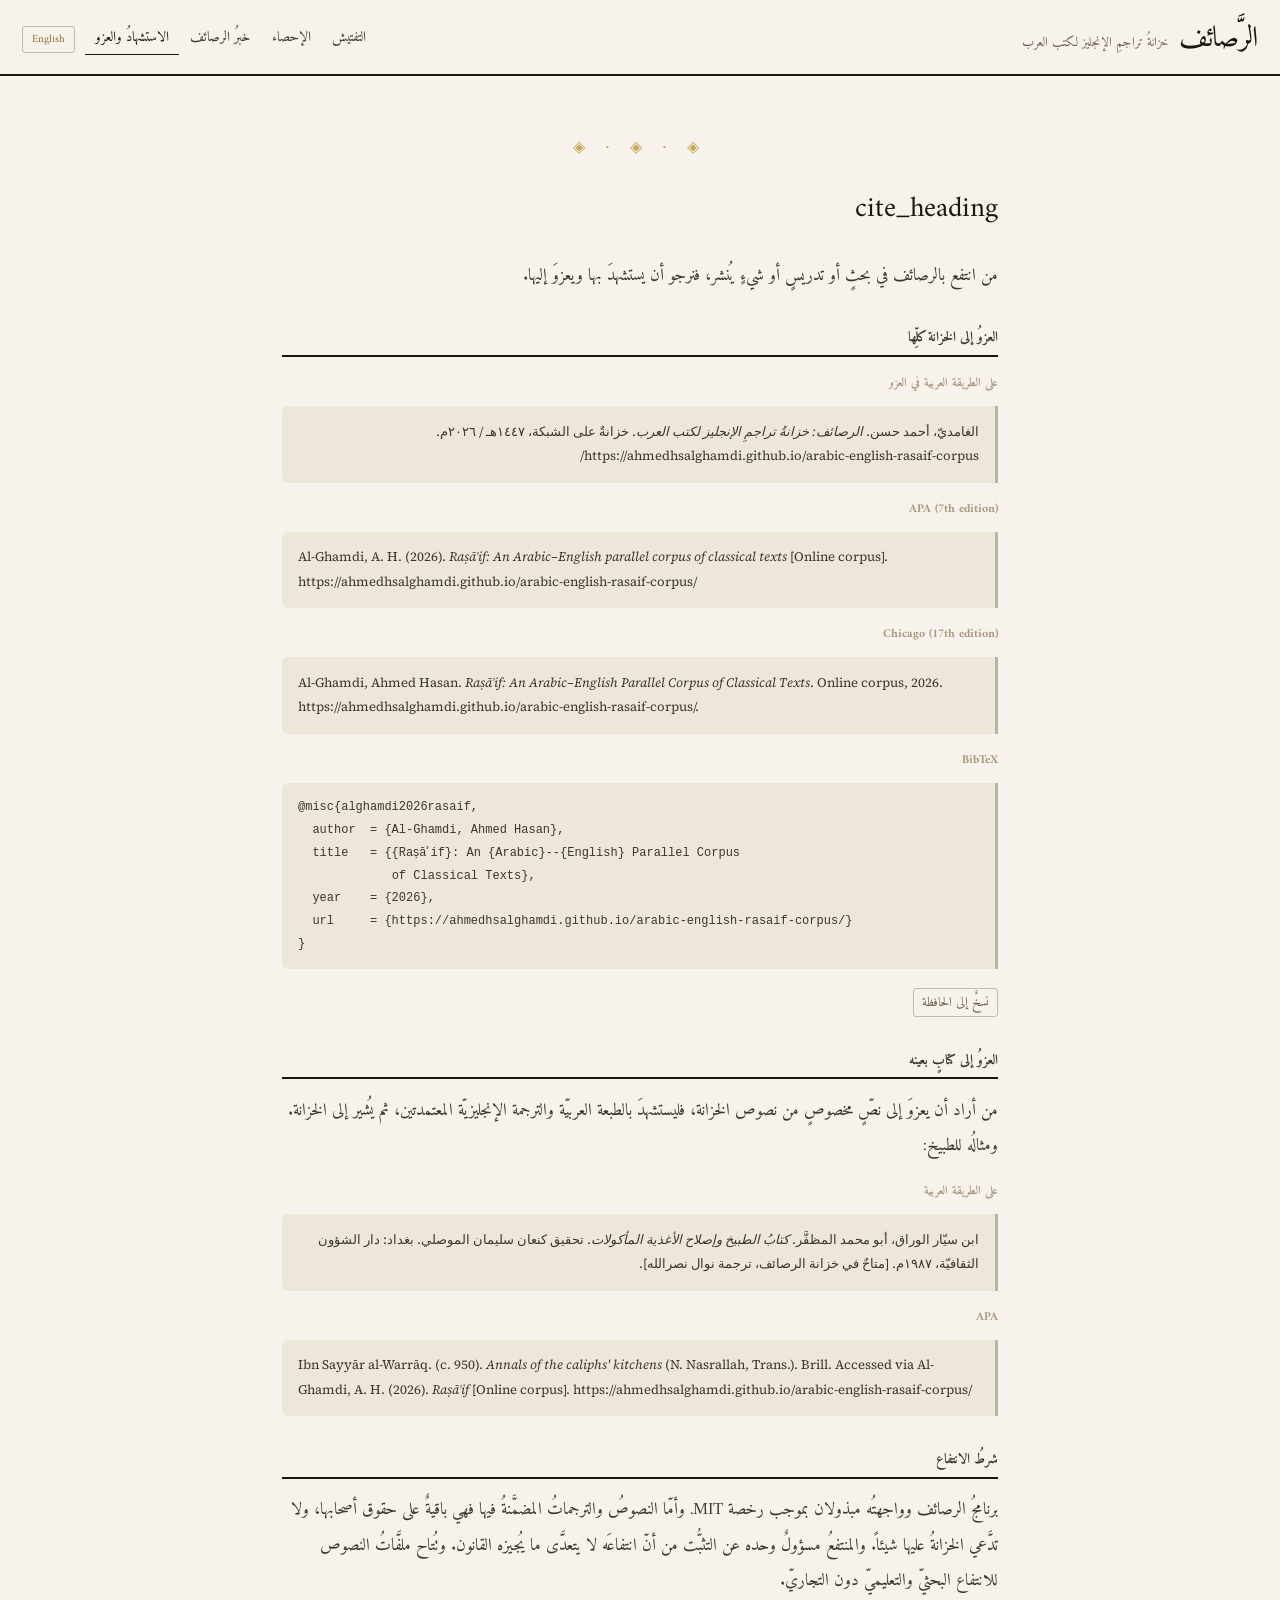
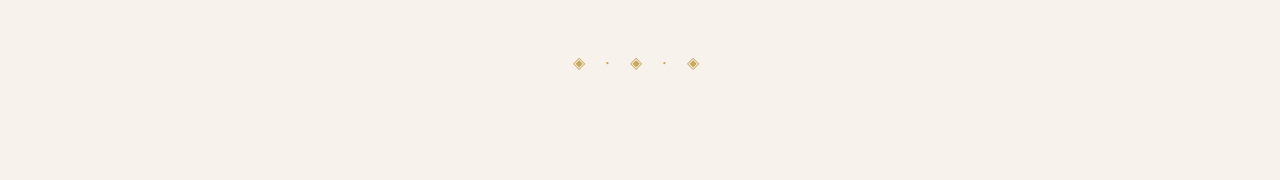
<file: cite.html>
<!DOCTYPE html>
<html lang="en" dir="ltr">
<head>
<meta charset="UTF-8">
<meta name="viewport" content="width=device-width,initial-scale=1.0">
<title>Raṣāʾif — Cite</title>
<link rel="preconnect" href="https://fonts.googleapis.com">
<link rel="preconnect" href="https://fonts.gstatic.com" crossorigin>
<link href="https://fonts.googleapis.com/css2?family=Libre+Baskerville:ital,wght@0,400;0,700;1,400&family=Source+Serif+4:ital,opsz,wght@0,8..60,300;0,8..60,600;1,8..60,300&family=Scheherazade+New:wght@400;600&family=Amiri:ital,wght@0,400;0,700;1,400&display=swap" rel="stylesheet">
<link rel="stylesheet" href="css/main.css">
</head>
<body>
<header class="site-header">
  <div class="header-inner">
    <a class="site-brand" href="index.html"><span class="site-name" id="hd-name">Raṣāʾif</span><span class="site-tagline" id="hd-tag">Arabic–English Parallel Corpus</span></a>
    <nav class="site-nav">
      <a href="index.html"    class="nav-link"        id="nav-s">Search</a>
      <a href="analysis.html" class="nav-link"        id="nav-a">Analysis</a>
      <a href="about.html"    class="nav-link"        id="nav-b">About</a>
      <a href="cite.html"     class="nav-link active" id="nav-c">Cite</a>
      <button class="nav-lang-btn" id="lang-btn" onclick="toggleLang()">العربية</button>
    </nav>
  </div>
</header>

<div class="page-wrap-prose">
  <div class="ornament">◈ · ◈ · ◈</div>
  <h1 id="cite-h1">How to Cite</h1>

  <div id="cite-en">
    <p>If you use the Raṣāʾif corpus in research, teaching, or any published work, please cite it as follows.</p>

    <h2>Citing the corpus</h2>

    <div class="cite-label">Classical Arabic citation style</div>
    <div class="cite-box">
      الغامديّ، أحمد حسن. <span style="font-style:italic">الرصائف: خزانةُ تراجمِ الإنجليز لكتب العرب</span>. خزانةٌ على الشبكة، ١٤٤٧هـ / ٢٠٢٦م. https://ahmedhsalghamdi.github.io/arabic-english-rasaif-corpus/
    </div>

    <div class="cite-label">APA (7th edition)</div>
    <div class="cite-box ltr">
      Al-Ghamdi, A. H. (2026). <em>Raṣāʾif: An Arabic–English parallel corpus of classical texts</em> [Online corpus]. https://ahmedhsalghamdi.github.io/arabic-english-rasaif-corpus/
    </div>

    <div class="cite-label">Chicago (17th edition)</div>
    <div class="cite-box ltr">
      Al-Ghamdi, Ahmed Hasan. <em>Raṣāʾif: An Arabic–English Parallel Corpus of Classical Texts</em>. Online corpus, 2026. https://ahmedhsalghamdi.github.io/arabic-english-rasaif-corpus/.
    </div>

    <div class="cite-label">BibTeX</div>
    <div class="cite-box ltr"><pre>@misc{alghamdi2026rasaif,
  author  = {Al-Ghamdi, Ahmed Hasan},
  title   = {{Raṣāʾif}: An {Arabic}--{English} Parallel Corpus
             of Classical Texts},
  year    = {2026},
  url     = {https://ahmedhsalghamdi.github.io/arabic-english-rasaif-corpus/}
}</pre></div>
    <button class="copy-btn" onclick="copyBib(this)">Copy BibTeX</button>

    <h2>Citing a specific text</h2>
    <p>When citing a specific text from the corpus, cite the original edition and translation, then note that the text was accessed via Raṣāʾif. Example for the <em>Kitāb al-Ṭabīkh</em>:</p>

    <div class="cite-label">Classical Arabic</div>
    <div class="cite-box">
      ابن سيّار الوراق، أبو محمد المظفَّر. <span style="font-style:italic">كتابُ الطبيخ وإصلاح الأغذية المأكولات</span>. تحقيق كنعان سليمان الموصلي. بغداد: دار الشؤون الثقافيّة، ١٩٨٧م. [متاحٌ في خزانة الرصائف، ترجمة نوال نصرالله].
    </div>

    <div class="cite-label">APA</div>
    <div class="cite-box ltr">
      Ibn Sayyār al-Warrāq. (c. 950). <em>Annals of the caliphs' kitchens</em> (N. Nasrallah, Trans.). Brill. Accessed via Al-Ghamdi, A. H. (2026). <em>Raṣāʾif</em> [Online corpus]. https://ahmedhsalghamdi.github.io/arabic-english-rasaif-corpus/
    </div>

    <h2>Terms of use</h2>
    <p>The Raṣāʾif software and interface are released under the MIT License. The underlying texts and translations remain the property of their respective owners; this corpus claims no rights over them. Users are responsible for ensuring their use complies with applicable copyright law. The text files are made available for non-commercial research and educational use.</p>
  </div>

  <div id="cite-ar" style="display:none">
    <p>من انتفع بالرصائف في بحثٍ أو تدريسٍ أو شيءٍ يُنشر، فنرجو أن يستشهدَ بها ويعزوَ إليها.</p>

    <h2>العزوُ إلى الخزانة كلِّها</h2>

    <div class="cite-label">على الطريقة العربية في العزو</div>
    <div class="cite-box">
      الغامديّ، أحمد حسن. <span style="font-style:italic">الرصائف: خزانةُ تراجمِ الإنجليز لكتب العرب</span>. خزانةٌ على الشبكة، ١٤٤٧هـ / ٢٠٢٦م. https://ahmedhsalghamdi.github.io/arabic-english-rasaif-corpus/
    </div>

    <div class="cite-label">APA (7th edition)</div>
    <div class="cite-box ltr">
      Al-Ghamdi, A. H. (2026). <em>Raṣāʾif: An Arabic–English parallel corpus of classical texts</em> [Online corpus]. https://ahmedhsalghamdi.github.io/arabic-english-rasaif-corpus/
    </div>

    <div class="cite-label">Chicago (17th edition)</div>
    <div class="cite-box ltr">
      Al-Ghamdi, Ahmed Hasan. <em>Raṣāʾif: An Arabic–English Parallel Corpus of Classical Texts</em>. Online corpus, 2026. https://ahmedhsalghamdi.github.io/arabic-english-rasaif-corpus/.
    </div>

    <div class="cite-label">BibTeX</div>
    <div class="cite-box ltr"><pre>@misc{alghamdi2026rasaif,
  author  = {Al-Ghamdi, Ahmed Hasan},
  title   = {{Raṣāʾif}: An {Arabic}--{English} Parallel Corpus
             of Classical Texts},
  year    = {2026},
  url     = {https://ahmedhsalghamdi.github.io/arabic-english-rasaif-corpus/}
}</pre></div>
    <button class="copy-btn" onclick="copyBib(this)">نسخٌ إلى الحافظة</button>

    <h2>العزوُ إلى كتابٍ بعينه</h2>
    <p>من أراد أن يعزوَ إلى نصٍّ مخصوصٍ من نصوص الخزانة، فليستشهدَ بالطبعة العربيّة والترجمة الإنجليزيّة المعتمدتين، ثم يُشير إلى الخزانة. ومثالُه للطبيخ:</p>

    <div class="cite-label">على الطريقة العربية</div>
    <div class="cite-box">
      ابن سيّار الوراق، أبو محمد المظفَّر. <span style="font-style:italic">كتابُ الطبيخ وإصلاح الأغذية المأكولات</span>. تحقيق كنعان سليمان الموصلي. بغداد: دار الشؤون الثقافيّة، ١٩٨٧م. [متاحٌ في خزانة الرصائف، ترجمة نوال نصرالله].
    </div>

    <div class="cite-label">APA</div>
    <div class="cite-box ltr">
      Ibn Sayyār al-Warrāq. (c. 950). <em>Annals of the caliphs' kitchens</em> (N. Nasrallah, Trans.). Brill. Accessed via Al-Ghamdi, A. H. (2026). <em>Raṣāʾif</em> [Online corpus]. https://ahmedhsalghamdi.github.io/arabic-english-rasaif-corpus/
    </div>

    <h2>شرطُ الانتفاع</h2>
    <p>برنامجُ الرصائف وواجهتُه مبذولان بموجب رخصة MIT. وأمّا النصوصُ والترجماتُ المضمَّنةُ فيها فهي باقيةٌ على حقوق أصحابها، ولا تدَّعي الخزانةُ عليها شيئاً. والمنتفعُ مسؤولٌ وحده عن التثبُّت من أنّ انتفاعَه لا يتعدَّى ما يُجيزه القانون. وتُتاح ملفَّاتُ النصوص للانتفاع البحثيّ والتعليميّ دون التجاريّ.</p>
  </div>

  <div class="ornament" style="margin-top:3rem">◈ · ◈ · ◈</div>
</div>

<script src="js/i18n.js"></script>
<script>
function toggleLang(){ setLang(LANG==='en'?'ar':'en'); applyI18n(); }
function applyI18n(){
  document.getElementById('hd-name').textContent=t('site_name');
  document.getElementById('hd-tag').textContent=t('site_subtitle');
  document.getElementById('nav-s').textContent=t('nav_search');
  document.getElementById('nav-a').textContent=t('nav_analysis');
  document.getElementById('nav-b').textContent=t('nav_about');
  document.getElementById('nav-c').textContent=t('nav_cite');
  document.getElementById('lang-btn').textContent=t('toggle_lang');
  document.getElementById('cite-h1').textContent=t('cite_heading');
  document.getElementById('cite-en').style.display=LANG==='en'?'block':'none';
  document.getElementById('cite-ar').style.display=LANG==='ar'?'block':'none';
}
function copyBib(btn){
  const pre=`@misc{alghamdi2026rasaif,\n  author  = {Al-Ghamdi, Ahmed Hasan},\n  title   = {{Raṣāʾif}: An {Arabic}--{English} Parallel Corpus\n             of Classical Texts},\n  year    = {2026},\n  url     = {https://ahmedhsalghamdi.github.io/arabic-english-rasaif-corpus/}\n}`;
  navigator.clipboard.writeText(pre).then(()=>{ btn.textContent=LANG==='ar'?'نُسخ ✓':'Copied ✓'; btn.classList.add('copied'); setTimeout(()=>{ btn.textContent=LANG==='ar'?'نسخٌ إلى الحافظة':'Copy BibTeX'; btn.classList.remove('copied'); },2000); });
}
setLang(LANG); applyI18n();
</script>
</body>
</html>
</file>
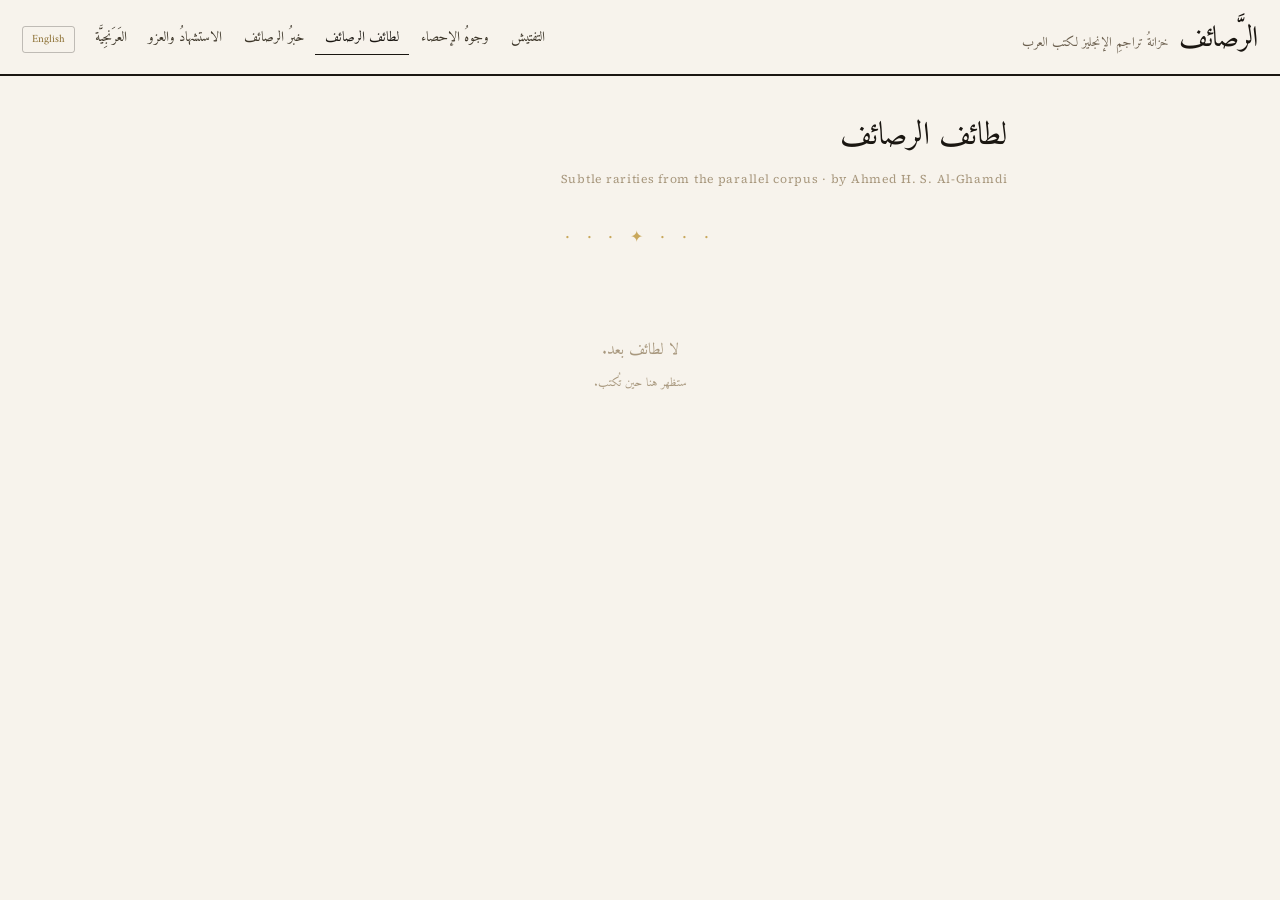
<file: lataif.html>
<!DOCTYPE html>
<html lang="ar" dir="rtl">
<head>
<meta charset="UTF-8">
<meta name="viewport" content="width=device-width,initial-scale=1.0">
<title>لطائف الرصائف</title>
<link rel="preconnect" href="https://fonts.googleapis.com">
<link rel="preconnect" href="https://fonts.gstatic.com" crossorigin>
<link href="https://fonts.googleapis.com/css2?family=Libre+Baskerville:ital,wght@0,400;0,700;1,400&family=Source+Serif+4:ital,opsz,wght@0,8..60,300;0,8..60,600;1,8..60,300&family=Scheherazade+New:wght@400;600&family=Amiri:ital,wght@0,400;0,700;1,400&display=swap" rel="stylesheet">
<link rel="stylesheet" href="css/main.css">
<style>
/* ── Page layout ── */
.lataif-wrap {
  max-width: 780px;
  margin: 0 auto;
  padding: 32px 22px 80px;
}

/* ── Page title ── */
.lataif-title {
  font-family: var(--arabic);
  font-size: 2rem;
  font-weight: normal;
  color: var(--ink);
  margin-bottom: .3rem;
  letter-spacing: 0;
}
.lataif-subtitle {
  font-size: 12px;
  color: var(--ink-faint);
  letter-spacing: .06em;
  margin-bottom: 2rem;
  font-family: var(--serif);
}
.lataif-ornament {
  text-align: center;
  color: var(--gold-light);
  font-size: 1rem;
  letter-spacing: .4em;
  margin: 1.5rem 0;
}

/* ── Post list ── */
.post-list {
  display: flex;
  flex-direction: column;
  gap: 0;
}
.post-card {
  border-bottom: 1px solid var(--rule);
  padding: 18px 0;
  cursor: pointer;
  transition: background .1s;
}
.post-card:first-child { border-top: 1px solid var(--rule); }
.post-card:hover { background: var(--gold-pale); padding-right: 8px; padding-left: 8px; margin: 0 -8px; }
.post-date {
  font-size: 10px;
  color: var(--ink-faint);
  font-family: var(--mono);
  margin-bottom: 4px;
  direction: ltr;
  text-align: right;
}
.post-title {
  font-family: var(--arabic);
  font-size: 1.15rem;
  color: var(--ink);
  margin-bottom: 5px;
  line-height: 1.5;
}
.post-excerpt {
  font-family: var(--arabic);
  font-size: 13px;
  color: var(--ink-soft);
  line-height: 1.9;
  display: -webkit-box;
  -webkit-line-clamp: 2;
  -webkit-box-orient: vertical;
  overflow: hidden;
}

/* ── Single post view ── */
.post-full { display: none; }
.post-full.active { display: block; }
.post-list.hidden { display: none; }

.back-btn {
  display: inline-flex;
  align-items: center;
  gap: 5px;
  font-family: var(--arabic);
  font-size: 13px;
  color: var(--ink-soft);
  background: none;
  border: none;
  cursor: pointer;
  padding: 0;
  margin-bottom: 1.5rem;
}
.back-btn:hover { color: var(--gold); }

.post-full-title {
  font-family: var(--arabic);
  font-size: 1.5rem;
  font-weight: normal;
  color: var(--ink);
  margin-bottom: .4rem;
  line-height: 1.5;
}
.post-full-date {
  font-size: 10px;
  color: var(--ink-faint);
  font-family: var(--mono);
  margin-bottom: 1.5rem;
  direction: ltr;
  display: block;
}
.post-full-body {
  font-family: var(--arabic);
  font-size: 17px;
  line-height: 2.1;
  color: var(--ink-mid);
}
.post-full-body p { margin-bottom: .85rem; }
.post-full-body h2 {
  font-size: 14px;
  font-weight: bold;
  color: var(--ink-mid);
  border-bottom: 1px solid var(--rule);
  padding-bottom: 3px;
  margin: 1.5rem 0 .7rem;
}
.post-full-body table {
  width: 100%;
  border-collapse: collapse;
  margin: 1rem 0;
  font-size: 14px;
}
.post-full-body table th {
  background: var(--paper-2);
  border-bottom: 2px solid var(--rule-strong);
  padding: 6px 10px;
  text-align: right;
  font-size: 12px;
  font-weight: bold;
  color: var(--ink-soft);
}
.post-full-body table td {
  padding: 6px 10px;
  border-bottom: 1px solid var(--rule);
  vertical-align: top;
}
.post-full-body table tr:hover td { background: var(--gold-pale); }

/* ── Embedded corpus pair ── */
.corpus-pair {
  border: 1px solid var(--rule-strong);
  border-radius: var(--rm);
  background: var(--paper-2);
  margin: 1rem 0;
  overflow: hidden;
}
.corpus-pair-en {
  padding: 10px 14px;
  font-family: var(--serif);
  font-size: 13px;
  color: var(--ink-mid);
  border-bottom: 1px solid var(--rule);
  direction: ltr;
  text-align: left;
  line-height: 1.7;
}
.corpus-pair-ar {
  padding: 10px 14px;
  font-family: var(--arabic);
  font-size: 15px;
  color: var(--ink);
  line-height: 2;
}
.corpus-pair-src {
  padding: 4px 14px;
  font-size: 10px;
  color: var(--ink-faint);
  font-family: var(--mono);
  background: var(--paper-3);
  direction: ltr;
  text-align: left;
}

/* ── Empty state ── */
.lataif-empty {
  text-align: center;
  padding: 60px 20px;
  color: var(--ink-faint);
  font-family: var(--arabic);
  font-size: 16px;
  line-height: 2;
}

/* ── Loading ── */
.lataif-loading {
  text-align: center;
  padding: 40px;
  color: var(--ink-faint);
  font-family: var(--arabic);
  font-size: 14px;
}

/* ── Mobile ── */
@media (max-width: 700px) {
  .lataif-wrap { padding: 20px 14px 60px; }
  .lataif-title { font-size: 1.5rem; }
  .post-full-body { font-size: 15px; }
}
</style>
</head>
<body class="rtl">

<header class="site-header">
  <div class="header-inner">
    <a class="site-brand" href="index.html">
      <span class="site-name">الرَّصائف</span>
      <span class="site-tagline">خزانةُ تراجمِ الإنجليز لكتب العرب</span>
    </a>
    <nav class="site-nav">
      <a href="index.html"     class="nav-link">التفتيش</a>
      <a href="analysis.html"  class="nav-link">وجوهُ الإحصاء</a>
      <a href="lataif.html"    class="nav-link active">لطائف الرصائف</a>
      <a href="about.html"     class="nav-link">خبرُ الرصائف</a>
      <a href="cite.html"      class="nav-link">الاستشهادُ والعزو</a>
      <a href="aranjiyya.html" class="nav-link">العَرَنجِيَّة</a>
      <button class="nav-lang-btn" onclick="window.location='index.html'">English</button>
    </nav>
  </div>
</header>

<div class="lataif-wrap">

  <h1 class="lataif-title">لطائف الرصائف</h1>
  <div class="lataif-subtitle">Subtle rarities from the parallel corpus · by Ahmed H. S. Al-Ghamdi</div>
  <div class="lataif-ornament">· · · ✦ · · ·</div>

  <!-- Post list -->
  <div class="post-list" id="post-list">
    <div class="lataif-loading"><span class="spinner"></span> ريثما تُجلى…</div>
  </div>

  <!-- Single post view -->
  <div class="post-full" id="post-full">
    <button class="back-btn" onclick="showList()">← العودة إلى اللطائف</button>
    <h1 class="post-full-title" id="pf-title"></h1>
    <span class="post-full-date" id="pf-date"></span>
    <div class="post-full-body" id="pf-body"></div>
  </div>

</div>

<script src="js/i18n.js"></script>
<script>
const STORAGE_KEY = 'rasaif_lataif';

/* ── Load posts from Cloudflare KV via Worker ── */
async function loadPosts() {
  try {
    const r = await fetch('https://rasaif-search.ahmed-hs-alghamdi.workers.dev/lataif');
    if (!r.ok) throw new Error('Could not load');
    const data = await r.json();
    return data.posts || [];
  } catch(e) {
    // Fallback to localStorage for development
    try {
      const local = localStorage.getItem(STORAGE_KEY);
      return local ? JSON.parse(local) : [];
    } catch { return []; }
  }
}

/* ── Render post list ── */
function renderList(posts) {
  const el = document.getElementById('post-list');
  if (!posts.length) {
    el.innerHTML = `<div class="lataif-empty">
      لا لطائف بعد.<br>
      <small style="font-size:12px;color:var(--ink-faint)">ستظهر هنا حين تُكتب.</small>
    </div>`;
    return;
  }
  el.innerHTML = posts
    .sort((a,b) => new Date(b.date) - new Date(a.date))
    .map((p,i) => `
      <div class="post-card" onclick="showPost(${i})">
        <div class="post-date">${formatDate(p.date)}</div>
        <div class="post-title">${esc(p.title)}</div>
        <div class="post-excerpt">${stripHTML(p.body).slice(0,200)}</div>
      </div>
    `).join('');
}

/* ── Show single post ── */
let currentPosts = [];
function showPost(i) {
  const p = currentPosts[i];
  if (!p) return;
  document.getElementById('pf-title').textContent = p.title;
  document.getElementById('pf-date').textContent  = formatDate(p.date);
  document.getElementById('pf-body').innerHTML    = renderBody(p.body);
  document.getElementById('post-list').classList.add('hidden');
  document.getElementById('post-full').classList.add('active');
  window.scrollTo({ top: 0, behavior: 'smooth' });
  // Update URL hash
  history.pushState({postIndex: i}, '', `#latifa-${i+1}`);
}

function showList() {
  document.getElementById('post-list').classList.remove('hidden');
  document.getElementById('post-full').classList.remove('active');
  history.pushState({}, '', '#');
  window.scrollTo({ top: 0, behavior: 'smooth' });
}

/* ── Render post body — supports basic markdown + corpus pairs ── */
function renderBody(body) {
  if (!body) return '';
  let html = esc(body);

  // Corpus pair: [[EN text || AR text || Source]]
  html = html.replace(/\[\[(.+?)\|\|(.+?)\|\|(.+?)\]\]/g, (_, en, ar, src) => `
    <div class="corpus-pair">
      <div class="corpus-pair-en">${en.trim()}</div>
      <div class="corpus-pair-ar">${ar.trim()}</div>
      <div class="corpus-pair-src">${src.trim()}</div>
    </div>
  `);

  // Tables: | col | col | (markdown style)
  html = html.replace(/(\|.+\|\n?)+/g, block => {
    const rows = block.trim().split('\n').filter(r => r.trim());
    let table = '<table>';
    rows.forEach((row, i) => {
      if (row.match(/^\|[-\s|]+\|$/)) return; // separator row
      const cells = row.split('|').slice(1,-1).map(c => c.trim());
      if (i === 0) {
        table += '<tr>' + cells.map(c => `<th>${c}</th>`).join('') + '</tr>';
      } else {
        table += '<tr>' + cells.map(c => `<td>${c}</td>`).join('') + '</tr>';
      }
    });
    return table + '</table>';
  });

  // Headings: ## heading
  html = html.replace(/^## (.+)$/gm, '<h2>$1</h2>');

  // Bold: **text**
  html = html.replace(/\*\*(.+?)\*\*/g, '<strong>$1</strong>');

  // Italic: *text*
  html = html.replace(/\*(.+?)\*/g, '<em>$1</em>');

  // Paragraphs
  html = html.split(/\n\n+/).map(p => p.trim() ? `<p>${p.replace(/\n/g,' ')}</p>` : '').join('');

  return html;
}

/* ── Helpers ── */
function esc(t) {
  return String(t||'')
    .replace(/&/g,'&amp;')
    .replace(/</g,'&lt;')
    .replace(/>/g,'&gt;');
}
function stripHTML(h) { return String(h||'').replace(/<[^>]+>/g,'').replace(/&amp;/g,'&').replace(/&lt;/g,'<').replace(/&gt;/g,'>'); }
function formatDate(d) {
  if (!d) return '';
  return new Date(d).toLocaleDateString('ar-SA-u-ca-islamic', {
    year: 'numeric', month: 'long', day: 'numeric'
  });
}

/* ── Init ── */
async function init() {
  const posts = await loadPosts();
  currentPosts = posts.sort((a,b) => new Date(b.date) - new Date(a.date));
  renderList(currentPosts);

  // Handle direct link to a post
  const hash = window.location.hash;
  if (hash.startsWith('#latifa-')) {
    const i = parseInt(hash.replace('#latifa-','')) - 1;
    if (currentPosts[i]) showPost(i);
  }
}

window.addEventListener('popstate', e => {
  if (!window.location.hash || window.location.hash === '#') showList();
});

init();
</script>
</body>
</html>
</file>
<file: css/main.css>
@import url('https://fonts.googleapis.com/css2?family=Libre+Baskerville:ital,wght@0,400;0,700;1,400&family=Source+Serif+4:ital,opsz,wght@0,8..60,300;0,8..60,600;1,8..60,300&family=Scheherazade+New:wght@400;600&family=Amiri:ital,wght@0,400;0,700;1,400&display=swap');

:root {
  --ink:#1a1611;--ink-mid:#3d3629;--ink-soft:#6b5f4e;--ink-faint:#a8987e;
  --paper:#f7f3ec;--paper-2:#ede7da;--paper-3:#e0d8c8;
  --gold:#8a6d2f;--gold-light:#c9a85c;--gold-pale:#f0e4c4;
  --rule:rgba(26,22,17,.12);--rule-strong:rgba(26,22,17,.25);
  --serif:'Source Serif 4','Libre Baskerville',Georgia,serif;
  --arabic:'Amiri','Scheherazade New','Noto Naskh Arabic','Traditional Arabic',serif;
  --mono:'Courier New',monospace;
  --r:3px;--rm:6px;--sh:0 1px 3px rgba(26,22,17,.08);
  --mark-bg:#ffe066;--mark-m:#c8e6ff;--mark-x:#ffb3b3;
}
*,*::before,*::after{box-sizing:border-box;margin:0;padding:0}
html{font-size:16px;scroll-behavior:smooth}
body{background:var(--paper);color:var(--ink);font-family:var(--serif);line-height:1.75;-webkit-font-smoothing:antialiased}
body.rtl{direction:rtl}
mark{background:var(--mark-bg);color:var(--ink);padding:0 1px;border-radius:2px}
mark.m{background:var(--mark-m)}
mark.x{background:var(--mark-x)}

/* ── HEADER ── */
.site-header{border-bottom:2px solid var(--ink);padding:14px 22px 10px;background:var(--paper);position:sticky;top:0;z-index:100}
.header-inner{display:flex;align-items:center;justify-content:space-between;gap:1rem;flex-wrap:wrap}
.site-brand{display:flex;align-items:baseline;gap:.6rem;text-decoration:none}
.site-name{font-size:1.5rem;font-weight:normal;color:var(--ink);letter-spacing:-.01em}
body.rtl .site-name{font-family:var(--arabic);font-size:1.8rem}
.site-tagline{font-size:11px;color:var(--ink-soft);letter-spacing:.04em}
body.rtl .site-tagline{font-family:var(--arabic);font-size:13px;letter-spacing:0}
.site-nav{display:flex;gap:.1rem;align-items:center;flex-wrap:wrap}
.nav-link{font-size:12px;color:var(--ink-mid);text-decoration:none;padding:3px 10px;border-bottom:1px solid transparent;transition:border-color .12s,color .12s}
.nav-link:hover,.nav-link.active{border-bottom-color:var(--ink);color:var(--ink)}
body.rtl .nav-link{font-family:var(--arabic);font-size:14px}
.nav-lang-btn{font-size:11px;padding:3px 9px;border:1px solid var(--rule-strong);background:transparent;color:var(--gold);cursor:pointer;font-family:var(--serif);transition:background .12s;margin-left:.5rem;border-radius:var(--r)}
body.rtl .nav-lang-btn{margin-left:0;margin-right:.5rem;font-family:var(--arabic)}
.nav-lang-btn:hover{background:var(--gold-pale)}

/* ── BANNER ── */
.corpus-banner{background:var(--paper-2);border-bottom:1px solid var(--rule);padding:.75rem 22px}
.banner-inner{display:flex;gap:1.5rem;align-items:center;flex-wrap:wrap}
.banner-stat{display:flex;flex-direction:column;gap:.1rem}
.banner-num{font-size:1.35rem;font-weight:600;color:var(--ink);line-height:1;font-family:var(--serif)}
.banner-lbl{font-size:10px;color:var(--ink-soft);text-transform:uppercase;letter-spacing:.07em}
body.rtl .banner-lbl{font-family:var(--arabic);text-transform:none;letter-spacing:0;font-size:12px}
.banner-sep{width:1px;height:2rem;background:var(--rule-strong)}

/* ── SEARCH LAYOUT ── */
.search-layout{display:grid;grid-template-columns:240px 1fr;min-height:calc(100vh - 105px)}
body.rtl .search-layout{direction:rtl}
.sidebar{border-right:1px solid var(--rule-strong);padding:12px 10px;background:var(--paper-2);overflow-y:auto}
body.rtl .sidebar{border-right:none;border-left:1px solid var(--rule-strong)}
.sb-heading{font-size:10px;font-weight:bold;letter-spacing:.1em;text-transform:uppercase;color:var(--ink-soft);border-bottom:1px solid var(--rule-strong);padding-bottom:5px;margin-bottom:8px;display:flex;justify-content:space-between;align-items:center}
body.rtl .sb-heading{font-family:var(--arabic);text-transform:none;letter-spacing:0;font-size:12px}
.sb-btns{display:flex;gap:4px}
.btn-ghost{font-size:11px;padding:2px 6px;border:1px solid var(--rule-strong);background:var(--paper);color:var(--ink-soft);cursor:pointer;font-family:var(--serif);border-radius:var(--r);transition:background .1s}
.btn-ghost:hover{background:var(--paper-3);color:var(--ink)}
body.rtl .btn-ghost{font-family:var(--arabic);font-size:12px}

/* ── CATEGORY TREE ── */
.cat-group{margin-bottom:.6rem}
.cat-header{display:flex;align-items:center;gap:.35rem;padding:3px 4px;cursor:pointer;font-size:12px;font-weight:bold;color:var(--ink-mid);border-radius:var(--r);user-select:none}
body.rtl .cat-header{font-family:var(--arabic);font-size:14px}
.cat-header:hover{background:var(--paper-3)}
.cat-arrow{color:var(--gold-light);font-size:.6rem;transition:transform .18s;flex-shrink:0}
.cat-header.open .cat-arrow{transform:rotate(90deg)}
.cat-label{flex:1}
.cat-all-btn{font-size:10px;padding:1px 4px;border:1px solid var(--rule);background:transparent;color:var(--ink-faint);cursor:pointer;font-family:var(--serif);border-radius:2px}
body.rtl .cat-all-btn{font-family:var(--arabic);font-size:11px}
.cat-all-btn:hover{background:var(--gold-pale);color:var(--gold);border-color:var(--gold-light)}
.cat-body{padding-left:.7rem;display:none}
body.rtl .cat-body{padding-left:0;padding-right:.7rem}
.text-item{display:flex;align-items:flex-start;gap:.4rem;padding:4px 4px;border-bottom:1px solid var(--rule);cursor:pointer;border-radius:var(--r)}
.text-item:last-child{border-bottom:none}
.text-item:hover{background:var(--paper-3)}
.text-item input{margin-top:3px;flex-shrink:0;accent-color:var(--gold);cursor:pointer}
.text-item-text{flex:1}
.text-item-title{font-size:12px;color:var(--ink-mid);line-height:1.4}
body.rtl .text-item-title{font-family:var(--arabic);font-size:14px}
.text-item-author{font-size:10px;color:var(--ink-faint)}
body.rtl .text-item-author{font-family:var(--arabic);font-size:11px}
.text-info-btn{font-size:10px;color:var(--ink-faint);background:none;border:none;cursor:pointer;padding:1px 3px;border-radius:2px;flex-shrink:0;margin-top:1px}
.text-info-btn:hover{color:var(--gold);background:var(--gold-pale)}

/* ── MAIN AREA ── */
.main-area{display:flex;flex-direction:column;min-width:0}
.searchbar{border-bottom:1px solid var(--rule-strong);padding:10px 16px;background:var(--paper-2);display:flex;flex-direction:column;gap:7px}
.search-row{display:flex;gap:6px;align-items:center;flex-wrap:wrap}
#q{flex:1;min-width:200px;padding:5px 8px;font-family:var(--serif);font-size:14px;border:1px solid var(--rule-strong);background:var(--paper);color:var(--ink);outline:none;border-radius:var(--r)}
body.rtl #q{font-family:var(--arabic);font-size:16px}
#q:focus{border-color:var(--gold)}
.filter-row{display:flex;gap:8px;align-items:center;flex-wrap:wrap}
.filter-label{font-size:10px;font-weight:bold;letter-spacing:.07em;text-transform:uppercase;color:var(--ink-soft);white-space:nowrap}
body.rtl .filter-label{font-family:var(--arabic);text-transform:none;letter-spacing:0;font-size:12px}
.btn-group{display:flex;border:1px solid var(--rule-strong);overflow:hidden;border-radius:var(--r)}
.btn-group button{font-family:var(--serif);font-size:11px;padding:3px 8px;border:none;border-right:1px solid var(--rule-strong);background:var(--paper);color:var(--ink-soft);cursor:pointer;white-space:nowrap}
body.rtl .btn-group button{font-family:var(--arabic);font-size:13px;border-right:none;border-left:1px solid var(--rule-strong)}
.btn-group button:last-child{border-right:none}
body.rtl .btn-group button:last-child{border-left:none}
.btn-group button.active{background:var(--ink);color:var(--paper)}
.btn-group button:hover:not(.active){background:var(--paper-3)}
select.ctrl-sel{padding:3px 6px;font-family:var(--serif);font-size:12px;border:1px solid var(--rule-strong);background:var(--paper);color:var(--ink);cursor:pointer;outline:none;border-radius:var(--r)}
body.rtl select.ctrl-sel{font-family:var(--arabic);font-size:14px}
.morph-label{display:flex;align-items:center;gap:4px;font-size:11px;cursor:pointer;white-space:nowrap;color:var(--ink-mid)}
body.rtl .morph-label{font-family:var(--arabic);font-size:13px}
.morph-hint{font-size:10px;color:var(--ink-faint);font-style:italic}
#excl{padding:3px 7px;font-family:var(--serif);font-size:12px;border:1px solid var(--rule-strong);width:150px;background:var(--paper);color:var(--ink);outline:none;border-radius:var(--r)}
body.rtl #excl{font-family:var(--arabic);font-size:14px}
#excl:focus{border-color:var(--gold)}

/* ── STATS BAR ── */
.stats-bar{padding:5px 16px;font-size:11px;color:var(--ink-soft);border-bottom:1px solid var(--rule);font-family:var(--mono);background:var(--paper)}
body.rtl .stats-bar{font-family:var(--arabic);font-size:12px;font-style:normal}

/* ── RESULTS ── */
#results{overflow-x:auto;flex:1}
.ptable{width:100%;border-collapse:collapse;font-size:13px}
.ptable thead th{text-align:left;font-size:10px;font-weight:bold;letter-spacing:.1em;text-transform:uppercase;color:var(--ink-soft);background:var(--paper-2);border-bottom:2px solid var(--rule-strong);border-top:1px solid var(--rule-strong);padding:6px 9px}
body.rtl .ptable thead th{font-family:var(--arabic);text-transform:none;letter-spacing:0;font-size:12px;text-align:right}
.ptable thead th.th-ar{text-align:right}
.ptable tbody tr{border-bottom:1px solid var(--rule)}
.ptable tbody tr:hover{background:var(--gold-pale)}
.td-n{width:28px;padding:7px 3px 7px 8px;font-family:var(--mono);font-size:10px;color:var(--ink-faint);vertical-align:top;border-right:1px solid var(--rule);text-align:center}
.td-rel{width:36px;padding:7px 5px;vertical-align:middle;border-right:1px solid var(--rule)}
.rel-bar{display:block;background:var(--ink-mid);height:6px;min-width:1px;border-radius:1px}
.td-src{padding:7px 5px;font-size:10px;color:var(--ink-faint);vertical-align:top;border-right:1px solid var(--rule);max-width:70px;white-space:nowrap;overflow:hidden;text-overflow:ellipsis}
body.rtl .td-src{font-family:var(--arabic);font-size:11px}
.td-en{padding:7px 9px;line-height:1.7;vertical-align:top;border-right:1px solid var(--rule);width:44%}
.td-ar{padding:7px 9px;font-family:var(--arabic);font-size:15px;line-height:2;direction:rtl;text-align:right;vertical-align:top;width:44%}
.td-dot{width:18px;padding:0;vertical-align:middle;text-align:center}
.align-dot{display:inline-block;width:5px;height:5px;border-radius:50%;background:var(--gold-light);vertical-align:middle}

/* ── KWIC ── */
.conc-list{padding:0 16px}
.conc-item{padding:6px 0;border-bottom:1px solid var(--rule)}
.conc-meta{font-family:var(--mono);font-size:9px;color:var(--ink-faint);margin-bottom:2px;display:flex;gap:10px}
body.rtl .conc-meta{font-family:var(--arabic);font-size:11px}
.conc-en{display:grid;grid-template-columns:1fr auto 1fr;align-items:baseline;font-size:13px}
.conc-left{text-align:right;color:var(--ink-mid);overflow:hidden;padding-right:3px}
.conc-kw{font-weight:bold;color:var(--ink);background:var(--mark-bg);white-space:nowrap;padding:0 3px}
.conc-right{color:var(--ink-mid);padding-left:3px}
.conc-ar{font-family:var(--arabic);font-size:14px;direction:rtl;text-align:right;color:var(--ink-soft);padding-top:3px}

/* ── MESSAGES ── */
.msg{text-align:center;padding:40px 20px;color:var(--ink-soft);font-size:13px;font-style:italic}
body.rtl .msg{font-family:var(--arabic);font-size:15px;font-style:normal}
.spinner{display:inline-block;width:13px;height:13px;border:2px solid var(--paper-3);border-top-color:var(--ink-mid);border-radius:50%;animation:spin .7s linear infinite;vertical-align:middle;margin-right:5px}
@keyframes spin{to{transform:rotate(360deg)}}

/* ── EXPORT BTN ── */
.export-btn{font-size:11px;padding:3px 8px;border:1px solid var(--rule-strong);background:var(--paper);color:var(--ink-soft);cursor:pointer;font-family:var(--serif);border-radius:var(--r)}
body.rtl .export-btn{font-family:var(--arabic);font-size:13px}
.export-btn:hover{background:var(--paper-3)}

/* ── ANALYSIS ── */
.analysis-layout{display:grid;grid-template-columns:220px 1fr;min-height:calc(100vh - 105px)}
.an-sidebar{border-right:1px solid var(--rule-strong);padding:14px 12px;background:var(--paper-2)}
body.rtl .an-sidebar{border-right:none;border-left:1px solid var(--rule-strong)}
.an-main{padding:20px 22px 60px;overflow-x:auto}
.an-select{width:100%;padding:4px 7px;font-family:var(--serif);font-size:12px;border:1px solid var(--rule-strong);background:var(--paper);color:var(--ink);cursor:pointer;outline:none;border-radius:var(--r);margin-bottom:12px}
body.rtl .an-select{font-family:var(--arabic);font-size:14px}
.section{margin-bottom:32px}
.section h2{font-size:11px;font-weight:bold;letter-spacing:.1em;text-transform:uppercase;color:var(--ink-mid);border-bottom:2px solid var(--ink);padding-bottom:5px;margin-bottom:12px}
body.rtl .section h2{font-family:var(--arabic);text-transform:none;letter-spacing:0;font-size:14px}
.note{font-size:11px;color:var(--ink-faint);font-style:italic;margin-bottom:10px}
body.rtl .note{font-family:var(--arabic);font-size:13px;font-style:normal}
.stats-grid{display:grid;grid-template-columns:repeat(auto-fill,minmax(150px,1fr));gap:8px;margin-bottom:8px}
.stat-box{border:1px solid var(--rule-strong);padding:10px 12px;background:var(--paper-2);border-radius:var(--r)}
.stat-val{font-size:20px;font-weight:normal;color:var(--ink)}
.stat-lbl{font-size:10px;letter-spacing:.07em;text-transform:uppercase;color:var(--ink-soft);margin-top:2px}
body.rtl .stat-lbl{font-family:var(--arabic);text-transform:none;letter-spacing:0;font-size:12px}
.stat-sub{font-size:9px;color:var(--ink-faint);margin-top:1px}
body.rtl .stat-sub{font-family:var(--arabic);font-size:11px}
.tab-bar{display:flex;border-bottom:1px solid var(--rule-strong);margin-bottom:12px}
.tab{font-family:var(--serif);font-size:12px;padding:4px 12px;border:none;border-bottom:2px solid transparent;background:none;cursor:pointer;color:var(--ink-soft)}
body.rtl .tab{font-family:var(--arabic);font-size:14px}
.tab.active{color:var(--ink);border-bottom-color:var(--ink);font-weight:bold}
.tab:hover:not(.active){color:var(--ink-mid)}
.freq-table,.coll-table{width:100%;border-collapse:collapse;font-size:13px}
.freq-table thead th,.coll-table thead th{text-align:left;font-size:10px;font-weight:bold;letter-spacing:.08em;text-transform:uppercase;color:var(--ink-soft);background:var(--paper-2);border-bottom:2px solid var(--rule-strong);padding:5px 8px}
body.rtl .freq-table thead th,body.rtl .coll-table thead th{font-family:var(--arabic);text-transform:none;letter-spacing:0;font-size:12px;text-align:right}
.freq-table tbody tr,.coll-table tbody tr{border-bottom:1px solid var(--rule)}
.freq-table tbody tr:hover,.coll-table tbody tr:hover{background:var(--paper-3)}
.freq-table td,.coll-table td{padding:4px 8px;vertical-align:middle}
.td-r{text-align:right;font-family:var(--mono);font-size:11px;color:var(--ink-soft)}
.td-ar-word{direction:rtl;text-align:right;font-family:var(--arabic);font-size:15px}
.bar-cell{width:80px;padding:4px 8px}
.bar{height:6px;background:var(--ink-mid);display:inline-block;min-width:1px;border-radius:1px}
.pmi-bar{height:6px;background:var(--ink-mid);display:inline-block;min-width:1px;border-radius:1px}

/* ── ABOUT / CITE ── */
.page-wrap-prose{max-width:760px;margin:0 auto;padding:32px 22px 80px}
.page-wrap-prose h1{font-size:1.6rem;font-weight:normal;margin-bottom:1.5rem}
body.rtl .page-wrap-prose h1{font-family:var(--arabic);font-size:1.8rem}
.page-wrap-prose h2{font-size:11px;font-weight:bold;letter-spacing:.1em;text-transform:uppercase;color:var(--ink-mid);border-bottom:2px solid var(--ink);padding-bottom:4px;margin:2rem 0 .9rem}
body.rtl .page-wrap-prose h2{font-family:var(--arabic);text-transform:none;letter-spacing:0;font-size:14px}
.page-wrap-prose p{color:var(--ink-mid);margin-bottom:.85rem;line-height:1.8}
body.rtl .page-wrap-prose p{font-family:var(--arabic);font-size:17px;line-height:2.1}
.page-wrap-prose ul{padding-left:1.5rem;margin-bottom:.85rem}
body.rtl .page-wrap-prose ul{padding-left:0;padding-right:1.5rem}
.page-wrap-prose li{color:var(--ink-mid);margin-bottom:.4rem;line-height:1.8}
body.rtl .page-wrap-prose li{font-family:var(--arabic);font-size:17px;line-height:2}
.ornament{text-align:center;color:var(--gold-light);font-size:1rem;letter-spacing:.5em;margin:1.5rem 0}
.cite-box{background:var(--paper-2);border-left:3px solid var(--rule-strong);padding:.85rem 1rem;font-size:13px;color:var(--ink-mid);border-radius:0 var(--rm) var(--rm) 0;margin:.75rem 0;line-height:1.9}
body.rtl .cite-box{border-left:none;border-right:3px solid var(--rule-strong);border-radius:var(--rm) 0 0 var(--rm)}
.cite-box.ltr{direction:ltr;text-align:left;font-family:var(--serif)}
.cite-label{font-size:10px;font-weight:bold;letter-spacing:.07em;text-transform:uppercase;color:var(--ink-faint);margin-bottom:.3rem;margin-top:1rem}
body.rtl .cite-label{font-family:var(--arabic);text-transform:none;letter-spacing:0;font-size:12px}
.cite-box pre{font-family:var(--mono);font-size:12px;white-space:pre-wrap}
.prov-table{width:100%;border-collapse:collapse;font-size:13px;margin:.75rem 0}
.prov-table th{text-align:left;font-size:10px;font-weight:bold;letter-spacing:.08em;text-transform:uppercase;color:var(--ink-soft);background:var(--paper-2);border-bottom:2px solid var(--rule-strong);padding:5px 8px}
body.rtl .prov-table th{font-family:var(--arabic);text-transform:none;letter-spacing:0;font-size:12px;text-align:right}
.prov-table td{padding:5px 8px;border-bottom:1px solid var(--rule);color:var(--ink-mid);vertical-align:top;line-height:1.6}
.prov-table td.ar-cell{font-family:var(--arabic);font-size:14px;direction:rtl;text-align:right}
.book-page-card{background:var(--paper-2);border:1px solid var(--rule-strong);border-radius:var(--rm);padding:1.25rem 1.5rem;margin-bottom:1.5rem}
.book-page-title{font-size:1.25rem;font-weight:600;margin-bottom:.25rem}
body.rtl .book-page-title{font-family:var(--arabic);font-size:1.5rem}
.book-page-subtitle{font-size:13px;color:var(--ink-soft);margin-bottom:1rem;font-style:italic}
.book-page-row{display:flex;gap:.75rem;margin-bottom:.4rem;font-size:13px}
.book-page-key{font-size:10px;font-weight:bold;letter-spacing:.07em;text-transform:uppercase;color:var(--ink-faint);width:110px;flex-shrink:0;padding-top:1px}
body.rtl .book-page-key{font-family:var(--arabic);text-transform:none;letter-spacing:0;font-size:12px;width:130px}
.book-page-val{color:var(--ink-mid)}
.book-page-desc{margin-top:.85rem;padding-top:.85rem;border-top:1px solid var(--rule);color:var(--ink-mid);line-height:1.8;font-size:13px}
body.rtl .book-page-desc{font-family:var(--arabic);font-size:16px;line-height:2.1}

/* ── MODAL ── */
.modal-backdrop{position:fixed;inset:0;background:rgba(26,22,17,.45);z-index:200;display:flex;align-items:center;justify-content:center;padding:1rem}
.modal-box{background:var(--paper);border:1px solid var(--rule-strong);border-radius:var(--rm);padding:1.5rem;max-width:500px;width:100%;box-shadow:0 6px 24px rgba(26,22,17,.18)}
.modal-title{font-size:1rem;font-weight:600;margin-bottom:.85rem;padding-bottom:.5rem;border-bottom:1px solid var(--rule)}
body.rtl .modal-title{font-family:var(--arabic);font-size:1.2rem}
.modal-row{display:flex;gap:.75rem;margin-bottom:.45rem;font-size:13px}
.modal-key{font-size:10px;font-weight:bold;text-transform:uppercase;letter-spacing:.06em;color:var(--ink-faint);width:90px;flex-shrink:0;padding-top:1px}
body.rtl .modal-key{font-family:var(--arabic);text-transform:none;letter-spacing:0;font-size:12px;width:110px}
.modal-val{color:var(--ink-mid);line-height:1.6}
.modal-close{margin-top:1rem;padding:4px 14px;border:1px solid var(--rule-strong);background:transparent;font-family:var(--serif);font-size:13px;cursor:pointer;border-radius:var(--r);color:var(--ink-mid)}
body.rtl .modal-close{font-family:var(--arabic);font-size:14px}
.modal-close:hover{background:var(--paper-3)}
.copy-btn{font-size:11px;padding:2px 8px;border:1px solid var(--rule-strong);background:transparent;color:var(--ink-soft);cursor:pointer;font-family:var(--serif);border-radius:var(--r);margin-top:.4rem}
body.rtl .copy-btn{font-family:var(--arabic);font-size:13px}
.copy-btn:hover{background:var(--paper-3)}
.copy-btn.copied{color:var(--gold);border-color:var(--gold-light)}

/* ── RESPONSIVE ── */
@media(max-width:720px){
  .search-layout,.analysis-layout{grid-template-columns:1fr}
  .sidebar,.an-sidebar{border-right:none;border-left:none;border-bottom:1px solid var(--rule-strong)}
  .td-ar{display:none}
  .banner-inner{gap:.75rem}
}



/* ── NEW ADDITIONS for v4 ── */

/* Sidebar date line */
.text-item-date {
  font-size: 10px;
  color: var(--ink-faint);
  font-style: italic;
  line-height: 1.4;
}
body.rtl .text-item-date {
  font-family: var(--arabic);
  font-size: 11px;
  font-style: normal;
}

/* Sidebar title/author in Arabic */
.text-item-title.ar,
.text-item-author.ar {
  font-family: var(--arabic);
  font-size: 14px;
  direction: rtl;
}
.text-item-author.ar { font-size: 11px; }

/* Source cell title */
.src-title {
  font-size: 11px;
  color: var(--ink-soft);
  line-height: 1.4;
  white-space: normal;
  max-width: 90px;
}
.src-title.ar {
  font-family: var(--arabic);
  font-size: 12px;
  direction: rtl;
  text-align: right;
}

/* ── RTL table column order ── */
/* In RTL mode, flip the table so Arabic is on the left (visually right) */
body.rtl .ptable { direction: rtl; }
body.rtl .ptable thead th { text-align: right; }
body.rtl .td-en { direction: ltr; text-align: left; }
body.rtl .td-ar { direction: rtl; text-align: right; }
body.rtl .td-n  { direction: ltr; }
body.rtl .td-src { text-align: right; }

/* ── Expandable rows ── */
.cell-text {
  line-height: 1.7;
  word-break: break-word;
}
.cell-text.collapsed {
  display: -webkit-box;
  -webkit-line-clamp: 3;
  -webkit-box-orient: vertical;
  overflow: hidden;
  max-height: calc(1.7em * 3);
}
.cell-text.collapsed.ar {
  -webkit-line-clamp: 2;
  max-height: calc(2.1em * 2);
}
.result-row {
  cursor: pointer;
  transition: background .12s;
}
.result-row:hover {
  background: var(--gold-pale) !important;
}
.result-row.expanded {
  background: var(--paper-2);
}
.result-row.expanded td {
  border-bottom: 2px solid var(--rule-strong);
}

/* ── Pagination ── */
.pagination {
  border-top: 1px solid var(--rule);
  padding: 12px 16px;
  background: var(--paper-2);
}
.pag-inner {
  display: flex;
  align-items: center;
  gap: 4px;
  flex-wrap: wrap;
}
.pag-btn {
  font-family: var(--serif);
  font-size: 12px;
  padding: 3px 9px;
  border: 1px solid var(--rule-strong);
  background: var(--paper);
  color: var(--ink-mid);
  cursor: pointer;
  border-radius: var(--r);
  transition: background .1s;
  min-width: 32px;
  text-align: center;
}
body.rtl .pag-btn { font-family: var(--arabic); font-size: 13px; }
.pag-btn:hover:not(:disabled):not(.active) { background: var(--paper-3); }
.pag-btn.active { background: var(--ink); color: var(--paper); border-color: var(--ink); }
.pag-btn:disabled { opacity: 0.35; cursor: default; }
.pag-ellipsis { color: var(--ink-faint); padding: 0 3px; font-size: 12px; }
.pag-info {
  font-size: 11px;
  color: var(--ink-faint);
  margin-left: 8px;
  font-family: var(--mono);
}
body.rtl .pag-info {
  font-family: var(--arabic);
  font-size: 12px;
  margin-left: 0;
  margin-right: 8px;
}

/* Remove rel-bar column */
.td-rel { display: none; }

/* ── "تتمّته" expand hint ── */
.cell-text.collapsed::after {
  content: ' … تتمّته';
  font-family: var(--arabic);
  font-size: 11px;
  color: var(--gold);
  font-style: normal;
  white-space: nowrap;
}
/* English collapsed hint */
.cell-text.collapsed:not(.ar)::after {
  content: ' …';
  font-family: var(--serif);
  font-size: 12px;
  color: var(--ink-faint);
}
</file>
